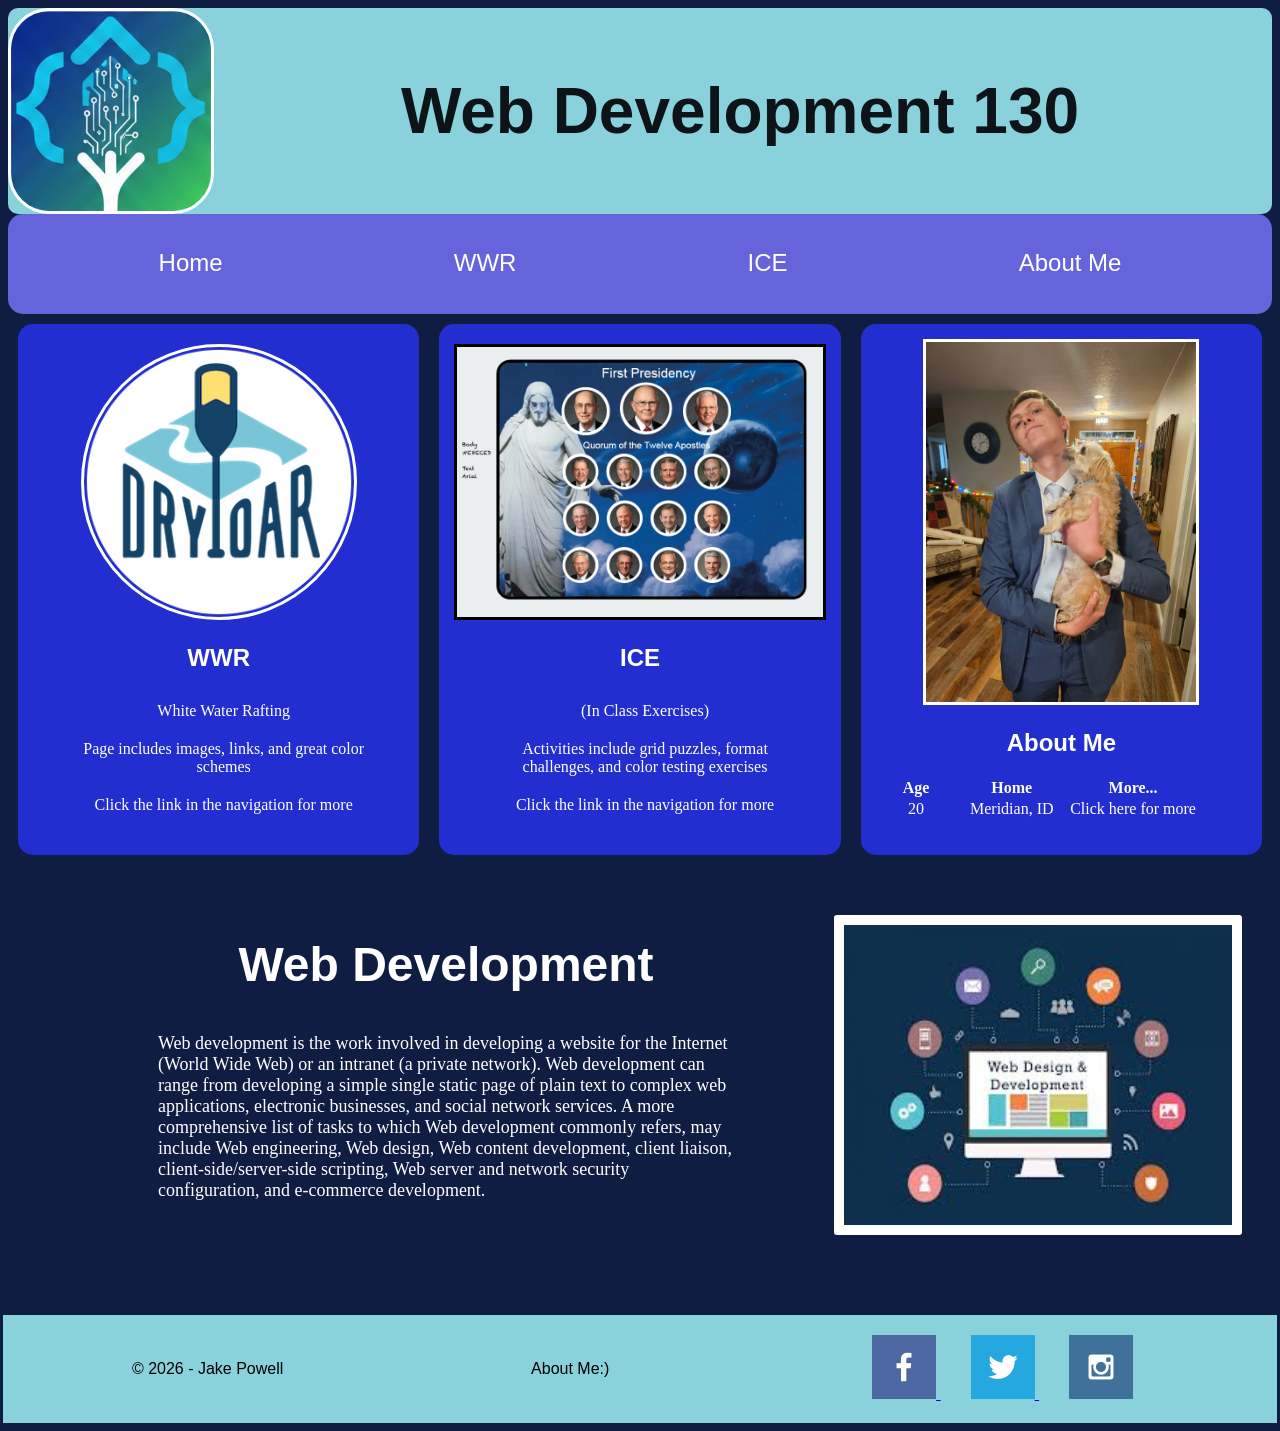
<file: index.html>
<!DOCTYPE html>
<html lang="en">
<head>
    <meta charset="UTF-8">
    <meta name="viewport" content="width=device-width, initial-scale=1.0">
    <title>Home Page</title>
    <link rel="stylesheet" href="style.css">
    <link rel="icon" href="home.images/Logo.png">
</head>
<body>
    <header>
        <img id="logo" src="home.images/Logo.png" alt="logo">
        <h1 class="class-name">Web Development 130</h1>
    </header>
    <nav>
        <ul>
            <li class="tabs"><a href="index.html" target="_blank">Home</a></li>
            <li class="tabs"><a href="wwr/index.html" target="_blank">WWR</a></li>
            <li class="tabs"><a href="ice.html" target="_blank">ICE</a></li>
            <li class="tabs"><a href="aboutme.html" target="_blank">About Me</a></li>
        </ul>
    </nav>
    <main>
        <div class="wwr">
            <img id="img-wwr" src="home.images/dryoarlogo.png" alt="WWR">
            <h2>WWR</h2>
            <ul>
                <li>White Water Rafting</li>
                <li>Page includes images, links, and great color schemes</li>
                <li>Click the link in the navigation for more</li>
            </ul>
        </div>
        <div class="ice">
            <img id="img-ice" src="home.images/ApostleSpotlight_Design.png">
            <h2>ICE</h2>
            <ul>
                <li>(In Class Exercises)</li>
                <li>Activities include grid puzzles, format challenges, and color testing exercises</li>
                <li>Click the link in the navigation for more</li>
            </ul>
        </div>
        <div class="about-me">
            <img id="img-me"src="home.images/aboutme.jpg">
            <h2>About Me</h2>
            <table id="about-me-table">
                <tr>
                    <th>Age</th>
                    <th>Home</th>
                    <th>More...</th>
                </tr>
                <tr>
                    <td>20</td>
                    <td>Meridian, ID</td>
                    <td><a href="aboutme.html">Click here for more</a></td>
                </tr>
            </table>
        </div>
    </main>
        <div class="web-dev">
            <H3 id="web-dev-t">Web Development</H3>
            <img id="web-dev-i" src="home.images/webdev.jpg" alt="web development">
            <p id="web-dev-p">Web development is the work involved in developing a website for the Internet (World Wide Web) or an intranet (a private network). Web development can range from developing a simple single static page of plain text to complex web applications, electronic businesses, and social network services. A more comprehensive list of tasks to which Web development commonly refers, may include Web engineering, Web design, Web content development, client liaison, client-side/server-side scripting, Web server and network security configuration, and e-commerce development.</p>
        </div>
    <footer>
        <p>&copy; 2026 - Jake Powell</p>
        <p ><a id="contact-f" href="aboutme.html">About Me:)</a></p>
        <div class="social">
            <a id="fb"  href="https://facebook.com" target="_blank">
                <img src="home.images/facebook.png" alt="fb icon">
            </a>
            <a id="tw" href="https://twitter.com" target="_blank">
                <img src="home.images/twitter.png" alt="twitter icon">
            </a>
            <a id="inst" href="https://instagram.com" target="_blank">
                <img src="home.images/instagram.png" alt="insta icon">
            </a>
        </div>
    </footer>
</body>
</html>
</file>
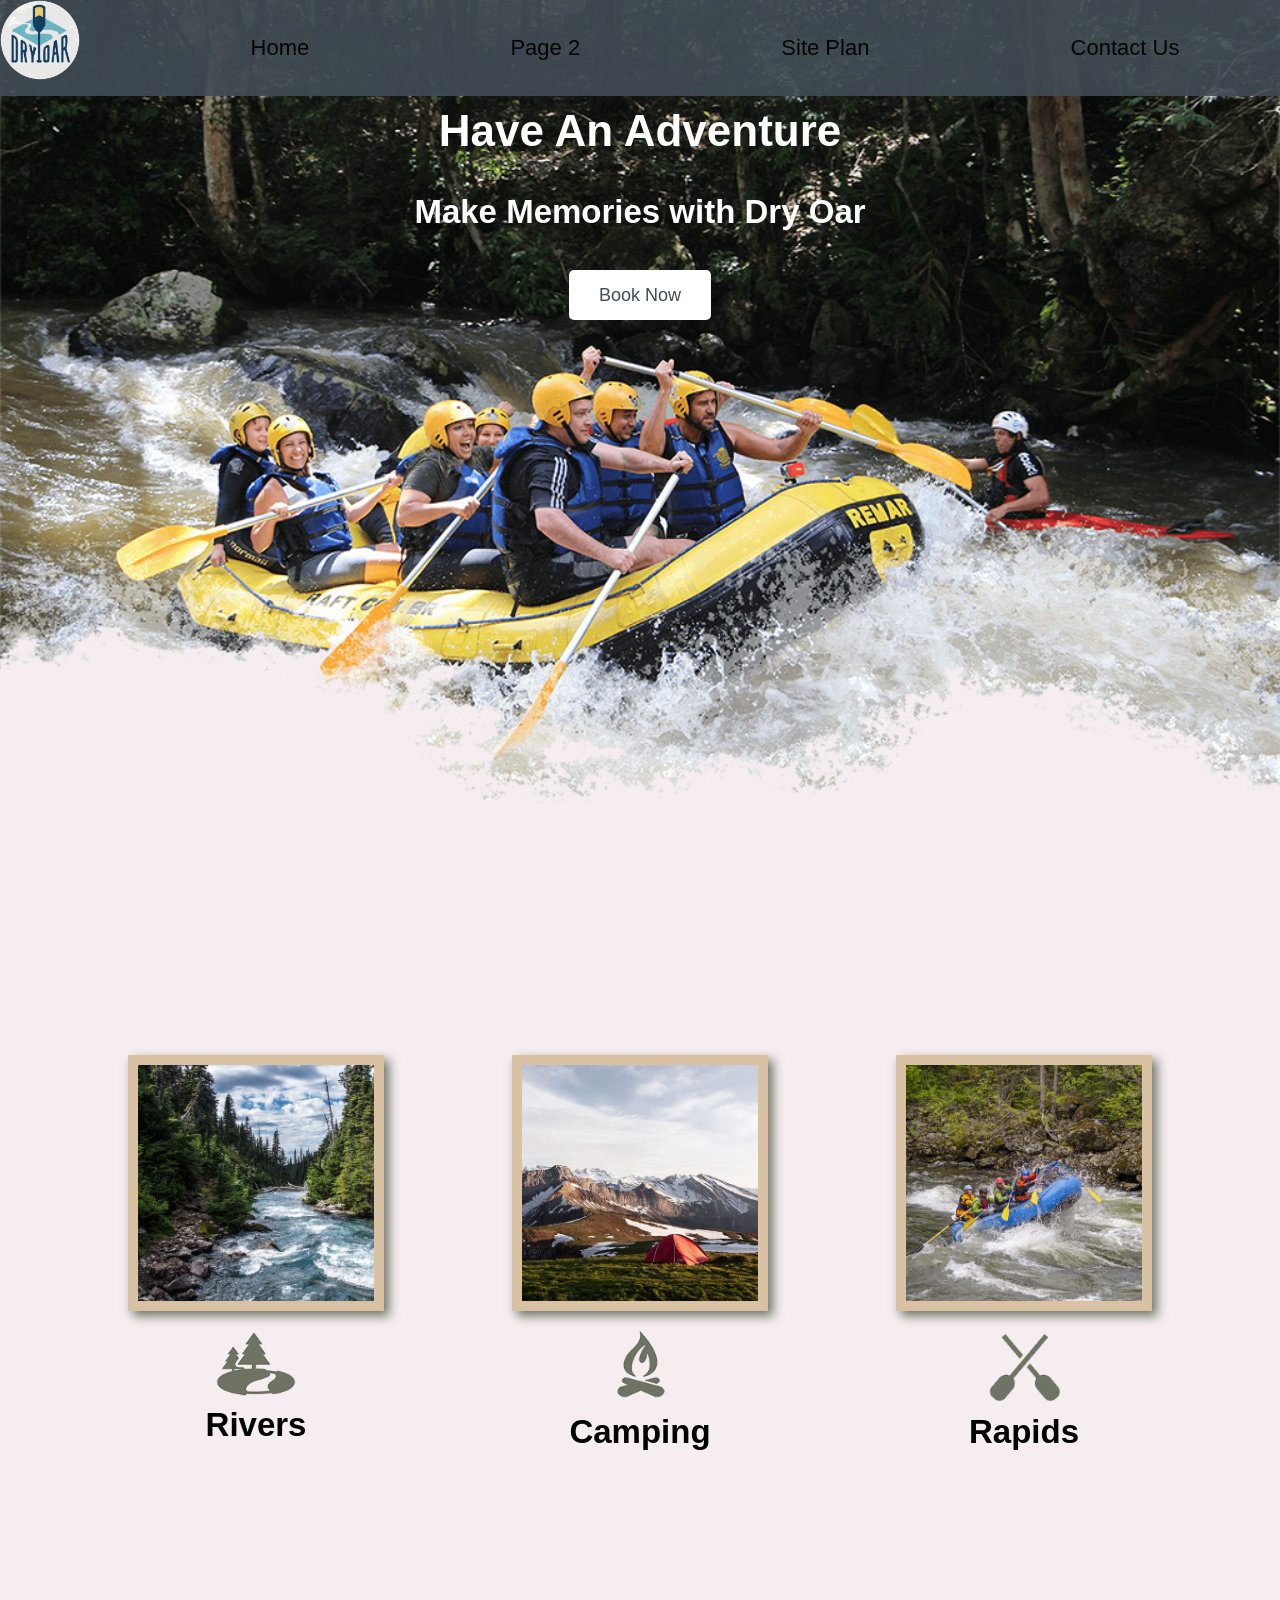
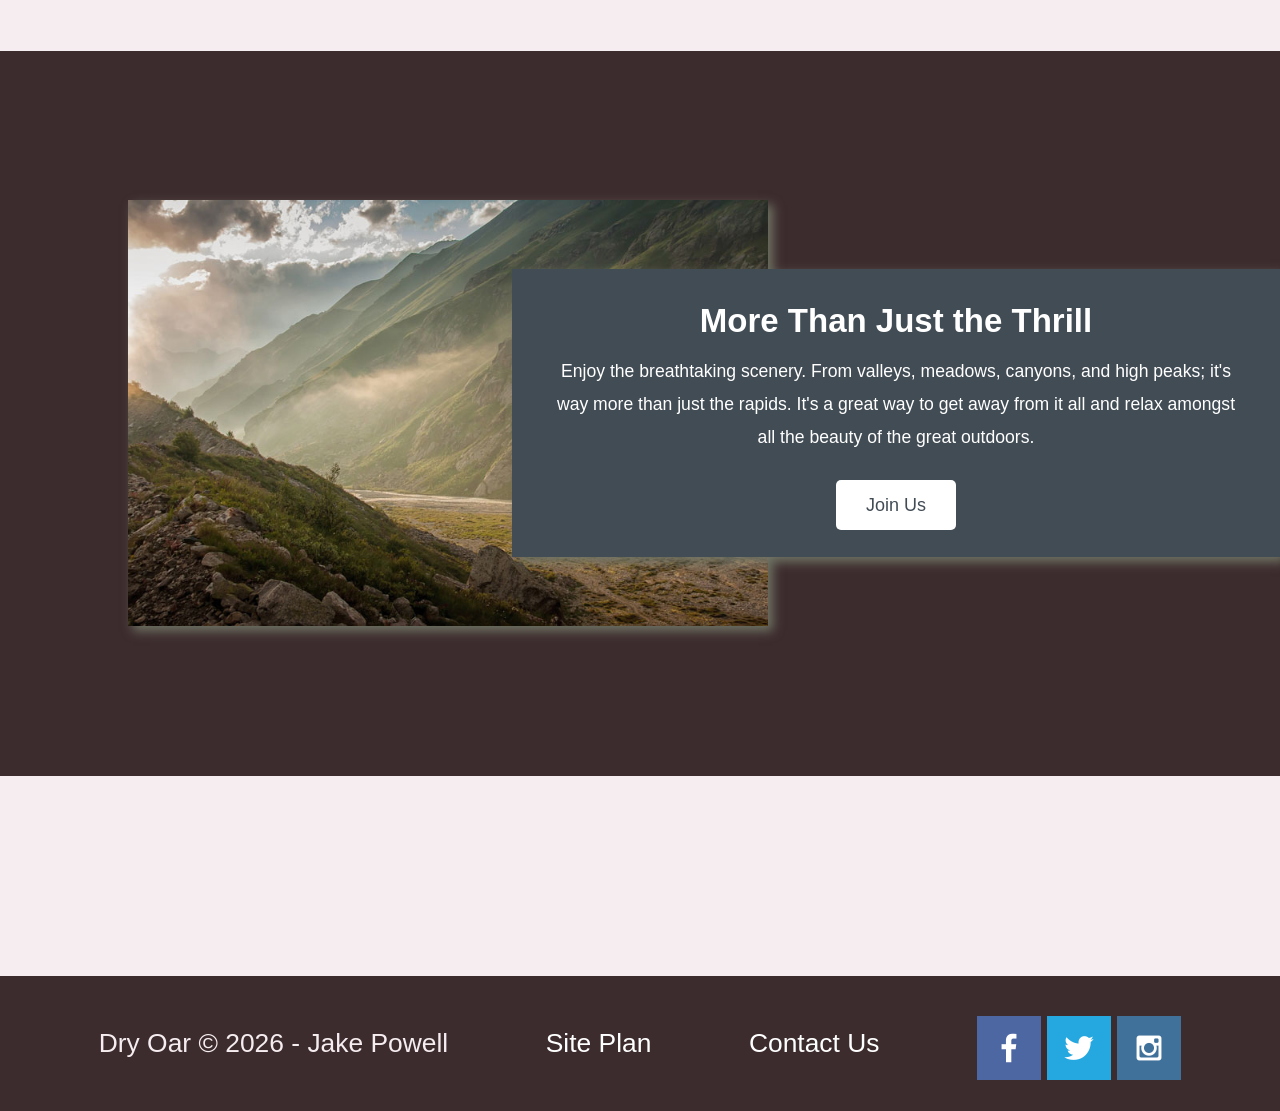
<file: wwr/index.html>
<!DOCTYPE html>
<html lang="en">
<head>
    <meta charset="UTF-8">
    <meta name="viewport" content="width=device-width, initial-scale=1.0">
    <title>Home</title>
    <link rel="stylesheet" href="styles/style.css">
</head>
<body>
    <div id="content">
    <header> 
        <a id= "logo_link" href="index.html">
            <img class="logo" src="./images/dryoarlogo.png" alt="Dry Oar Logo">
        </a>
        <nav>
            <a href="index.html">Home</a>
            <a href="#">Page 2</a>
            <a href="site-plan-rafting.html">Site Plan </a>
            <a href="contactus.html">Contact Us</a>
        </nav>
    </header>
    <div id="hero">
        <div id="hero-box">
        <img id="hero-img" src ="images/hero.png" alt="People enjoying white water rafting">
        </div>
    <section id="hero-msg">
        <h1 class="home-title">Have An Adventure</h1>
        <h2>Make Memories with Dry Oar </h2>
        <div class="button-box">
            <a class="book" href="rates.html">Book Now</a>
        </div>
    </section>
    </div>
    <main class="home-grid">
        <section class="rivers-card">
            <img class="card-img" src="images/rivers.jpg" alt="river in forest">
            <img class="icon" src="images/river_icon.png" alt="river icon">
            <h2>Rivers</h2>
        </section>
        <section class="camping-card">
            <img class="card-img" src="images/camping.jpg" alt="tent in mountain">
            <img class="icon" src="images/fire_icon.png" alt="fire icon">
            <h2>Camping</h2>
        </section>
        <section class="rapids-card">
            <img class="card-img" src="images/rapids.jpg" alt="rafting boat">
            <img class="icon" src="images/oars.png" alt="oars icon">
            <h2>Rapids</h2>
        </section>
        <div id="background"></div>
        <img class="mountains" src="images/mountains.jpg" alt="misty mountains">
        <section class="msg">
            <h2>More Than Just the Thrill</h2>
            <p>Enjoy the breathtaking scenery. From valleys, meadows, canyons, and high peaks; it's way more than just the rapids. It's a great way to get away from it all and relax amongst all the beauty of the great outdoors.</p>
            <a class="join" href="rivers.html">Join Us</a>
        </section>
    </main>
    <footer>
        <p>Dry Oar &copy; 2026 - Jake Powell</p>
        <p><a href="site-plan-rafting.html">Site Plan</a></p>
        <p><a href="contactus.html">Contact Us</a></p>
        <div class="social">
            <a   href="https://facebook.com" target="_blank">
                <img src="images/facebook.png" alt="fb icon">
            </a>
            <a href="https://twitter.com" target="_blank">
                <img src="images/twitter.png" alt="twitter icon">
            </a>
            <a href="https://instagram.com" target="_blank">
                <img src="images/instagram.png" alt="insta icon">
            </a>
        </div>
    </footer>
    </div>
</body>
</html>
</file>
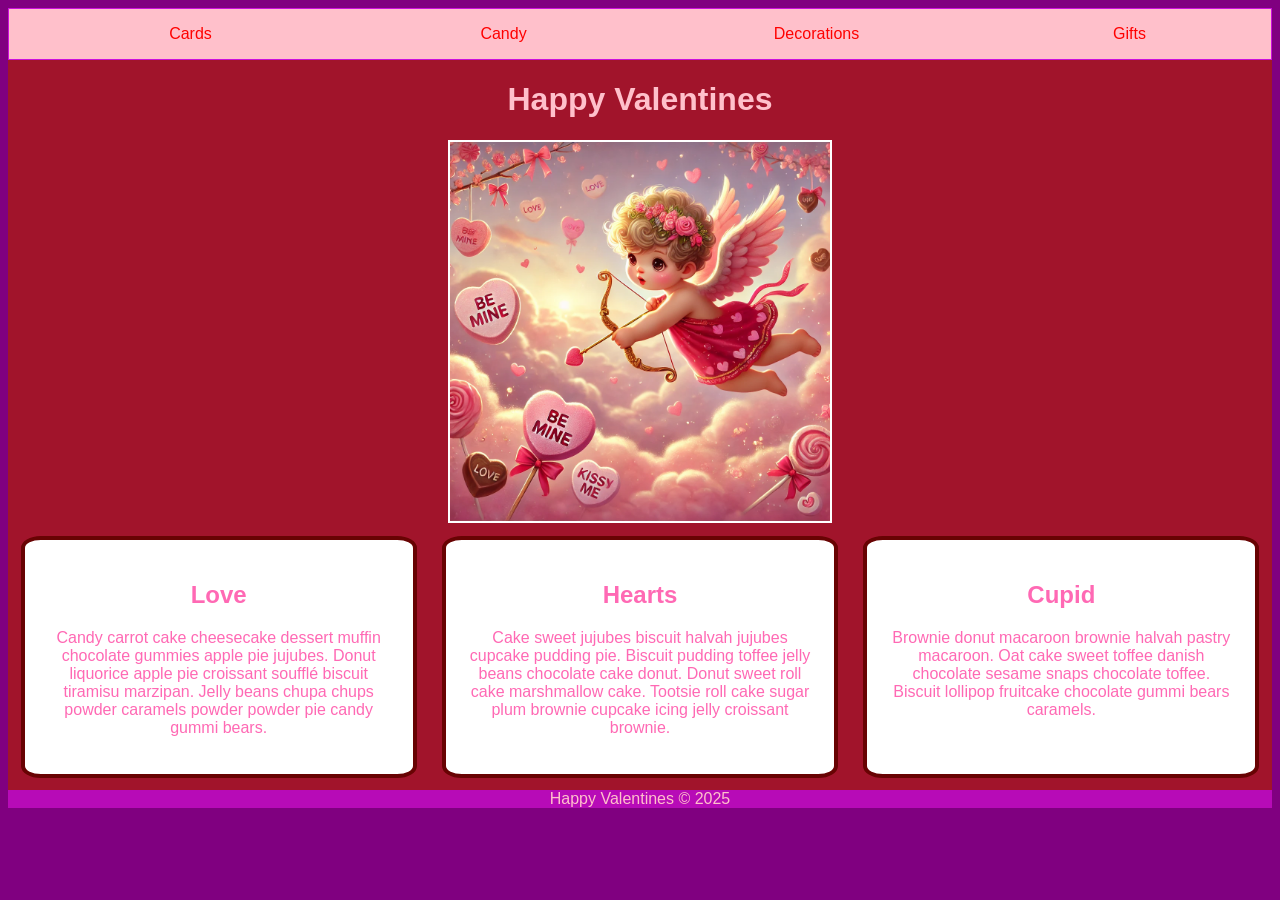
<file: ice/valentines/valentines/index.html>
<!DOCTYPE html>
<html lang="en">

<head>
    <meta charset="UTF-8">
    <meta name="viewport" content="width=device-width, initial-scale=1.0">
    <title>Happy Valentines Page</title>
    <link rel="stylesheet" href="styles/styles.css">
</head>

<body>
    <div id="wrapper">
        <header>
            <nav>
                <ul>
                    <li>Cards</li>
                    <li>Candy</li>
                    <li>Decorations</li>
                    <li>Gifts</li>
                </ul>
            </nav>
        </header>
        <main>
            <h1>Happy Valentines</h1>
            <img src="images/valentines.png">
            <section>
                <h2>Love</h2>
                <p>Candy carrot cake cheesecake dessert muffin chocolate gummies apple
                    pie jujubes. Donut liquorice apple pie croissant soufflé biscuit
                    tiramisu marzipan. Jelly beans chupa chups powder caramels powder
                    powder pie candy gummi bears. </p>
            </section>
            <section>
                <h2>Hearts</h2>
                <p>Cake sweet jujubes biscuit halvah jujubes cupcake pudding pie. Biscuit
                    pudding toffee jelly beans chocolate cake donut. Donut sweet roll cake
                    marshmallow cake. Tootsie roll cake sugar plum brownie cupcake icing
                    jelly croissant brownie.</p>
            </section>
            <section>
                <h2>Cupid</h2>
                <p>Brownie donut macaroon brownie halvah pastry macaroon. Oat cake sweet
                    toffee danish chocolate sesame snaps chocolate toffee. Biscuit lollipop
                    fruitcake chocolate gummi bears caramels.</p>
            </section>
        </main>
        <footer>
            Happy Valentines &copy; 2025
        </footer>
    </div>
</body>

</html>
</file>
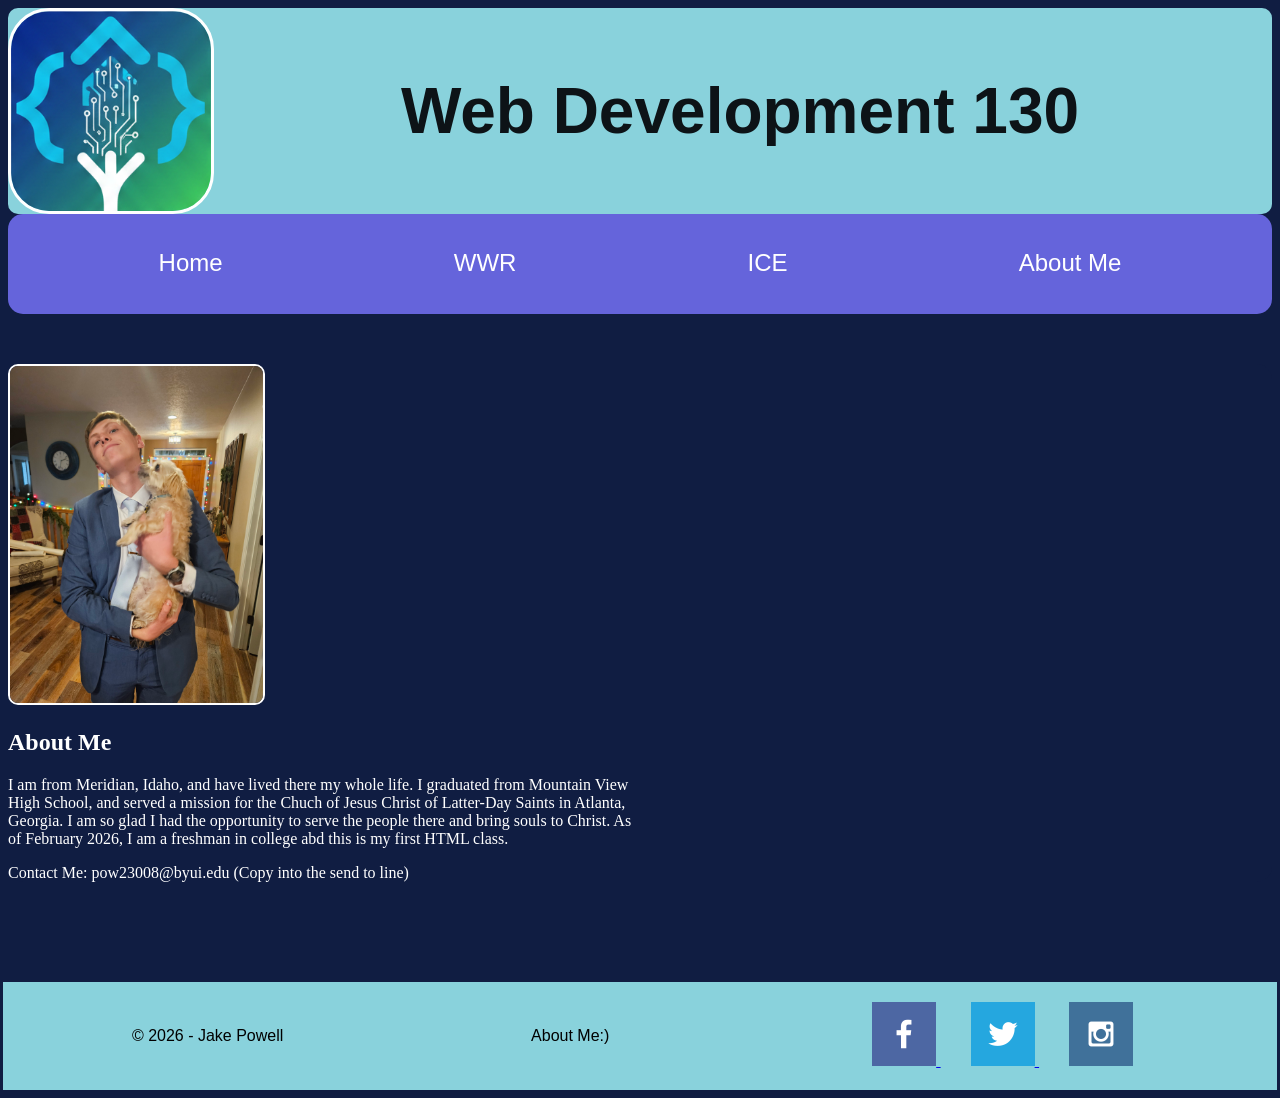
<file: aboutme.html>
<!DOCTYPE html>
<html lang="en">
<head>
    <meta charset="UTF-8">
    <meta name="viewport" content="width=device-width, initial-scale=1.0">
    <title>About Me</title>
    <link rel="stylesheet" href="style2.css">
    <link rel="icon" href="home.images/Logo.png">
</head>
<body>
    <header>
        <img id="logo" src="home.images/Logo.png" alt="logo">
        <h1 class="class-name">Web Development 130</h1>
    </header>
    <nav>
        <ul>
            <li class="tabs"><a href="index.html" target="_blank">Home</a></li>
            <li class="tabs"><a href="wwr/index.html" target="_blank">WWR</a></li>
            <li class="tabs"><a href="ice.html" target="_blank">ICE</a></li>
            <li class="tabs"><a href="aboutme.html" target="_blank">About Me</a></li>
        </ul>
    </nav>
    <main>
        <img src="home.images/aboutme.jpg">
        <h2>About Me</h2>
        <p>I am from Meridian, Idaho, and have lived there my whole life. I graduated from Mountain View High School, and served a mission for the Chuch of Jesus Christ of Latter-Day Saints in Atlanta, Georgia. I am so glad I had the opportunity to serve the people there and bring souls to Christ. As of February 2026, I am a freshman in college abd this is my first HTML class.</p>
        <p>Contact Me: pow23008@byui.edu (Copy into the send to line)</p>
    </main>
    <footer>
        <p>&copy; 2026 - Jake Powell</p>
        <p ><a id="contact-f" href="aboutme.html">About Me:)</a></p>
        <div class="social">
            <a id="fb"  href="https://facebook.com" target="_blank">
                <img src="home.images/facebook.png" alt="fb icon">
            </a>
            <a id="tw" href="https://twitter.com" target="_blank">
                <img src="home.images/twitter.png" alt="twitter icon">
            </a>
            <a id="inst" href="https://instagram.com" target="_blank">
                <img src="home.images/instagram.png" alt="insta icon">
            </a>
        </div>
    </footer>
</body>
</html>
</file>
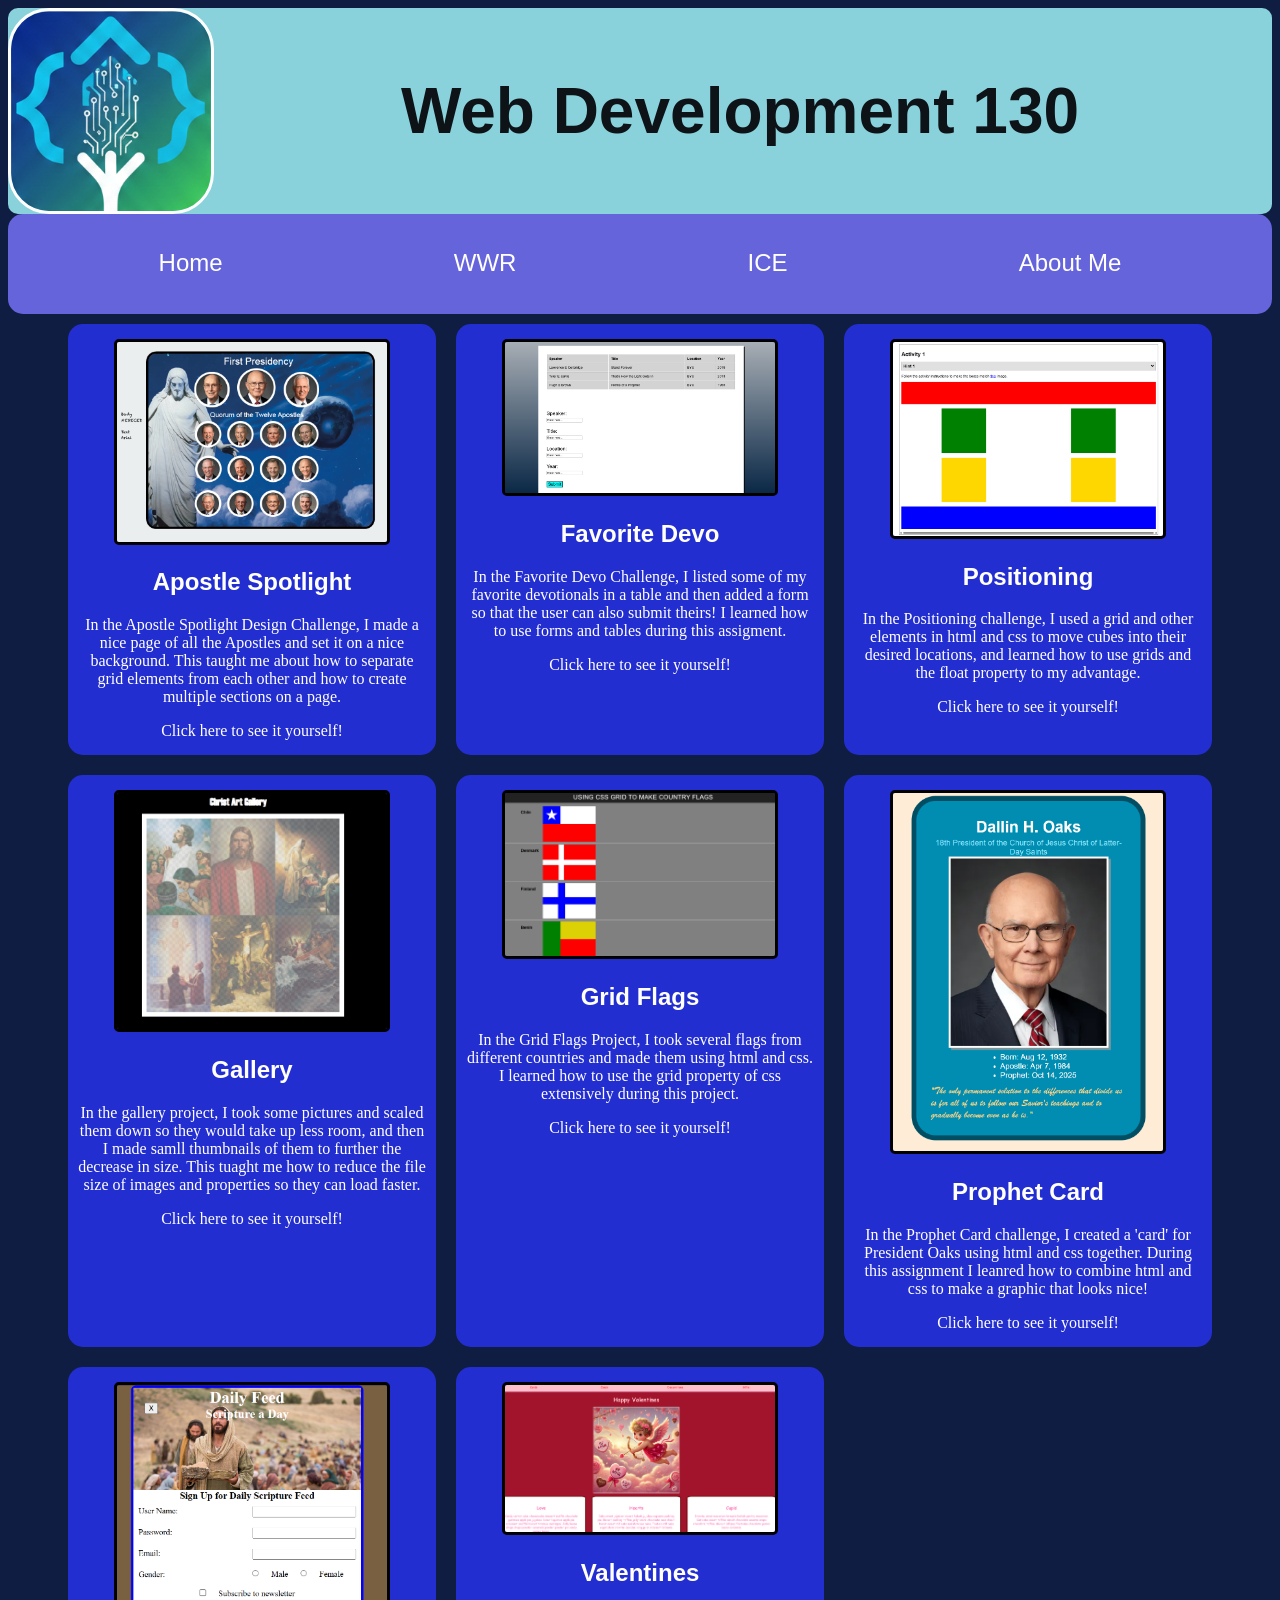
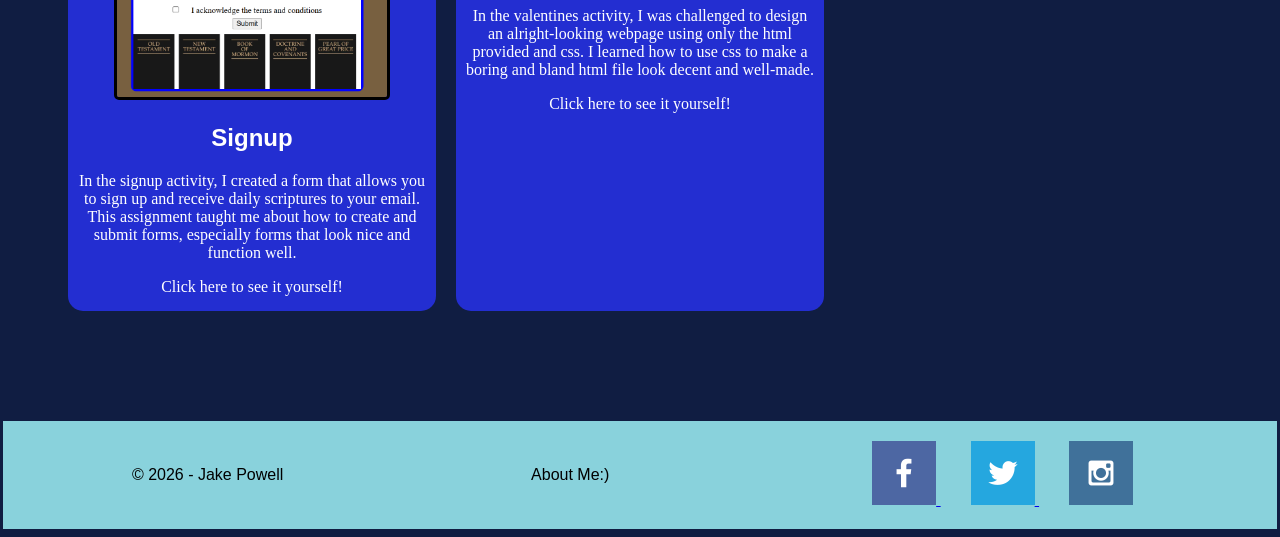
<file: ice.html>
<!DOCTYPE html>
<html lang="en">
<head>
    <meta charset="UTF-8">
    <meta name="viewport" content="width=device-width, initial-scale=1.0">
    <title>ICE</title>
    <link rel="stylesheet" href="style1.css">
    <link rel="icon" href="home.images/Logo.png">
</head>
<body>
    <header>
        <img id="logo" src="home.images/Logo.png" alt="logo">
        <h1 class="class-name">Web Development 130</h1>
    </header>
    <nav>
        <ul>
            <li class="tabs"><a href="index.html" target="_blank">Home</a></li>
            <li class="tabs"><a href="wwr/index.html" target="_blank">WWR</a></li>
            <li class="tabs"><a href="ice.html" target="_blank">ICE</a></li>
            <li class="tabs"><a href="aboutme.html" target="_blank">About Me</a></li>
        </ul>
    </nav>
    <main>
        <div class="subject">
            <img class="img" src="home.images/ApostleSpotlight_Design.png" alt="apostle spotlight"> 
            <h2>Apostle Spotlight</h2>
            <p>In the Apostle Spotlight Design Challenge, I made a nice page of all the Apostles and set it on a nice background. This taught me about how to separate grid elements from each other and how to create multiple sections on a page.</p>
            <a href="ice\apostle_spotlight\apostle_spotlight\apostles.html" target="_blank">Click here to see it yourself!</a>
        </div>
        <div class="subject">
            <img class="img" src="home.images/fav-devo.png">
            <h2>Favorite Devo</h2>
            <p>In the Favorite Devo Challenge, I listed some of my favorite devotionals in a table and then added a form so that the user can also submit theirs! I learned how to use forms and tables during this assigment.</p>
            <a href="ice\favorite_devo\favdevo.html" target="_blank">Click here to see it yourself!</a>
        </div>
        <div class="subject">
            <img class="img" src="home.images/positioning.png" >
            <h2>Positioning</h2>
            <p>In the Positioning challenge, I used a grid and other elements in html and css to move cubes into their desired locations, and learned how to use grids and the float property to my advantage.</p>
            <a href="ice\positioning\positioning\positioning.html" target="_blank">Click here to see it yourself!</a>
        </div>
        <div class="subject">
            <img class="img" src="home.images/gallery.png" >
            <h2>Gallery</h2>
            <p>In the gallery project, I took some pictures and scaled them down so they would take up less room, and then I made samll thumbnails of them to further the decrease in size. This tuaght me how to reduce the file size of images and properties so they can load faster.</p>
            <a href="ice\gallery\gallery\gallery.html" target="_blank">Click here to see it yourself!</a>
        </div>
        <div class="subject">
            <img class="img" src="home.images/flags.png" >
            <h2>Grid Flags</h2>
            <p>In the Grid Flags Project, I took several flags from different countries and made them using html and css. I learned how to use the grid property of css extensively during this project.</p>
            <a href="ice\grid_flags\grid_flags\flags.html" target="_blank">Click here to see it yourself!</a>
        </div>
        <div class="subject">
            <img class="img" src="home.images/prophet-card.png" > 
            <h2>Prophet Card</h2>
            <p>In the Prophet Card challenge, I created a 'card' for President Oaks using html and css together. During this assignment I leanred how to combine html and css to make a graphic that looks nice!</p>
            <a href="ice\prophet_cards\prophet_cards\oaks.html" target="_blank">Click here to see it yourself!</a>
        </div>
        <div class="subject">
            <img class="img" src="home.images/signup.png" >
            <h2>Signup</h2>
            <p>In the signup activity, I created a form that allows you to sign up and receive daily scriptures to your email. This assignment taught me about how to create and submit forms, especially forms that look nice and function well.</p>
            <a href="ice\signup\signup.html" target="_blank">Click here to see it yourself!</a>
        </div>
        <div class="subject">
            <img class="img" src="home.images/valentines.png">
            <h2>Valentines</h2>
            <p>In the valentines activity, I was challenged to design an alright-looking webpage using only the html provided and css. I learned how to use css to make a boring and bland html file look decent and well-made.</p>
            <a href="ice\valentines\valentines\index.html" target="_blank">Click here to see it yourself!</a>
        </div>
    </main>
    <footer>
        <p>&copy; 2026 - Jake Powell</p>
        <p ><a id="contact-f" href="aboutme.html">About Me:)</a></p>
        <div class="social">
            <a id="fb"  href="https://facebook.com" target="_blank">
                <img src="home.images/facebook.png" alt="fb icon">
            </a>
            <a id="tw" href="https://twitter.com" target="_blank">
                <img src="home.images/twitter.png" alt="twitter icon">
            </a>
            <a id="inst" href="https://instagram.com" target="_blank">
                <img src="home.images/instagram.png" alt="insta icon">
            </a>
        </div>
    </footer>
</body>
</html>
</file>
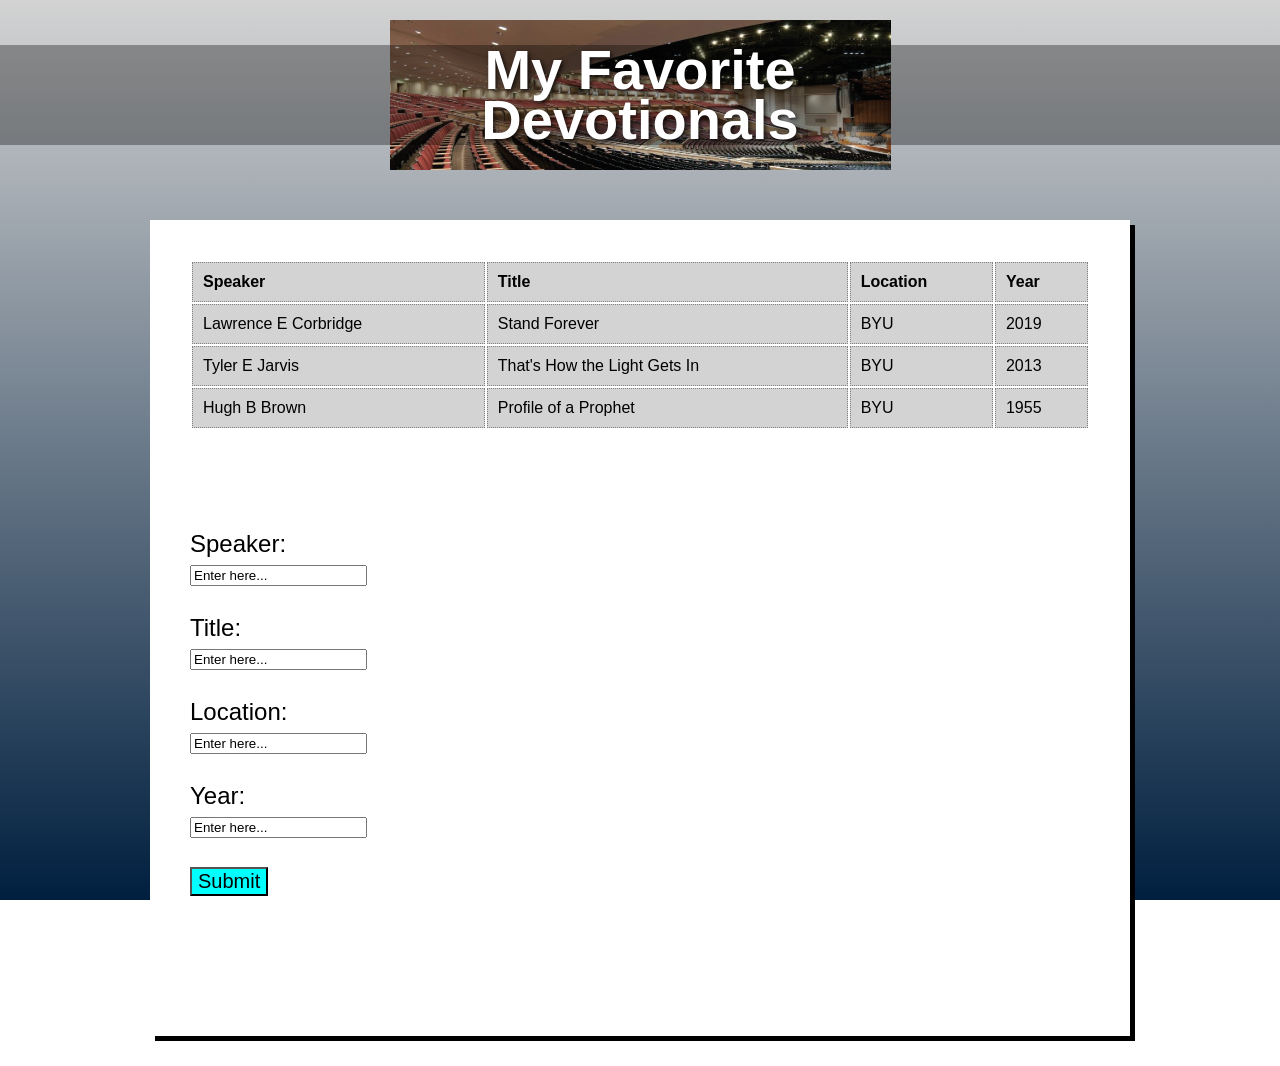
<file: ice/favorite_devo/favdevo.html>
<!--
Author: Jake Powell
Class: WDD130
Copyright date: 2/9/2026

Sources: speeches.byu.edu
https://alveyworld.github.io/wdd130/activities/week06/ice-favorite_devo.html





-->

<!DOCTYPE html>
<html lang="en">
<head>
  <meta charset="UTF-8" />
  <meta name="viewport" content="width=device-width, initial-scale=1.0"/>
  <title>My Favorite Devotionals</title>
  <link rel="stylesheet" href="styles/styles.css" />
</head>
<body>
  <div class="container">
    <header class="header">
      <div class="header-image">
        <h1>My Favorite<br>Devotionals</h1>
      </div>
    </header>
    <main>
      <div class="content-box">
        <!-- Add your devotional content here -->
         <table class="devo-table">
          <tr>
            <th>Speaker</th>
            <th>Title</th>
            <th>Location</th>
            <th>Year</th>
          </tr>
          <tr>
            <td>Lawrence E Corbridge</td>
            <td>Stand Forever</td>
            <td>BYU</td>
            <td>2019</td>
          </tr>
          <tr>
            <td>Tyler E Jarvis</td>
            <td>That's How the Light Gets In</td>
            <td>BYU</td>
            <td>2013</td>
          </tr>
          <tr>
            <td>Hugh B Brown</td>
            <td>Profile of a Prophet</td>
            <td>BYU</td>
            <td>1955</td>
          </tr>
         </table>
         <form class="form-table">
          <label>Speaker:</label><br>
          <input type="text" value="Enter here..."><br><br>
          <label>Title:</label><br>
          <input type="text" value="Enter here..."><br><Br>
          <label>Location:</label><br>
          <input type="text" value="Enter here..."><br><br>
          <label>Year:</label><br>
          <input type="text" value="Enter here..."><br><br>
          <input class="button" type="submit" value="Submit">
         </form>
      </div>
    </main>
  </div>
</body>
</html>
</file>
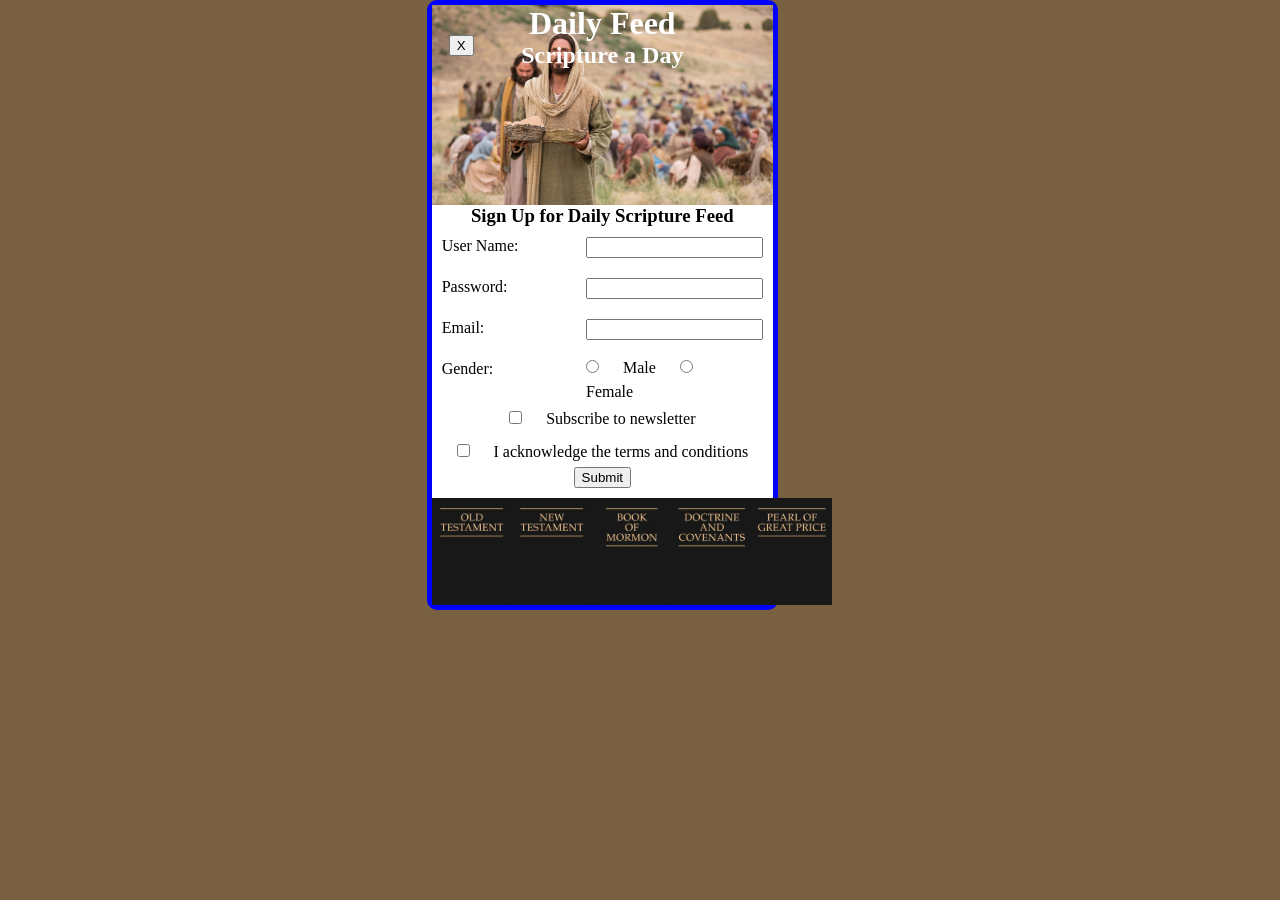
<file: ice/signup/signup.html>
<!DOCTYPE html>
<html lang="en">

<head>
    <meta charset="UTF-8">
    <meta name="viewport" content="width=device-width, initial-scale=1.0">
    <title>Daily Feed Sign Up</title>
    <link rel="stylesheet" href="style.css">
    <style>
        * {
            margin: 0;
        }
    </style>




</head>

<body>
    <div id="formContainer">
        <div id="title">
            <h1>Daily Feed</h1>
            <h2>Scripture a Day</h2>
        </div>
        <form id="myForm">
            <h3>Sign Up for Daily Scripture Feed</h3>
            <button type="button" id="closeBtn">X</button>
            <label for="username">User Name:</label>
            <input type="text" id="username" name="username" required>

            <label for="password">Password:</label>
            <input type="password" id="password" name="password" required>

            <label for="email">Email:</label>
            <input type="email" id="email" name="email" required>

            <label>Gender:</label>
            <div>
                <input type="radio" id="male" name="gender" value="male" required>
                <label for="male">Male</label>
                <input type="radio" id="female" name="gender" value="female" required>
                <label for="female">Female</label>
            </div>

            <section id="subscribe">
                <input type="checkbox" id="newsletter" name="newsletter">
                <label for="newsletter">Subscribe to newsletter</label>
            </section>

            <section id="conditions">
                <input type="checkbox" id="conditions" name="conditions" required>
                <label for="conditions">I acknowledge the terms and conditions</label>
            </section>

            <section id="submit">
                <button type="submit">Submit</button>
            </section>
            <section id="scriptures">
                <img src="images/old_testament.webp">
                <img src="images/new_testament.webp">
                <img src="images/book_of_mormon.webp">
                <img src="images/doctrine_and_covenants.webp">
                <img src="images/pearl_of_great_price.webp">
            </section>
        </form>
    </div>

    <div id="output"></div>

    <script>
        // Here is some Javascript to start looking forward to wdd131
        document.getElementById("closeBtn").addEventListener("click", function () {
            document.getElementById("formContainer").style.display = "none";
         });
        const form = document.getElementById('myForm');
        const output = document.getElementById('output');

        form.addEventListener('submit', function (event) {
            event.preventDefault(); // Stop form from actually submitting

            const formData = new FormData(form);
            const entries = [];

            for (const [key, value] of formData.entries()) {
                if (key == "password") {
                    entries.push(`<strong>${key}</strong>: ${value} (you should probably encrypt the password)`);
                } else {
                    entries.push(`<strong>${key}</strong>: ${value}`);
                }
            }

            output.innerHTML = `
            <br>  
            <h3>Here is the data that would be sent to the server:</h3>
            <ul>
                ${entries.map(item => `<li>${item}</li>`).join('')}
            </ul>
            `;
                });
    </script>

</body>

</html>
</file>
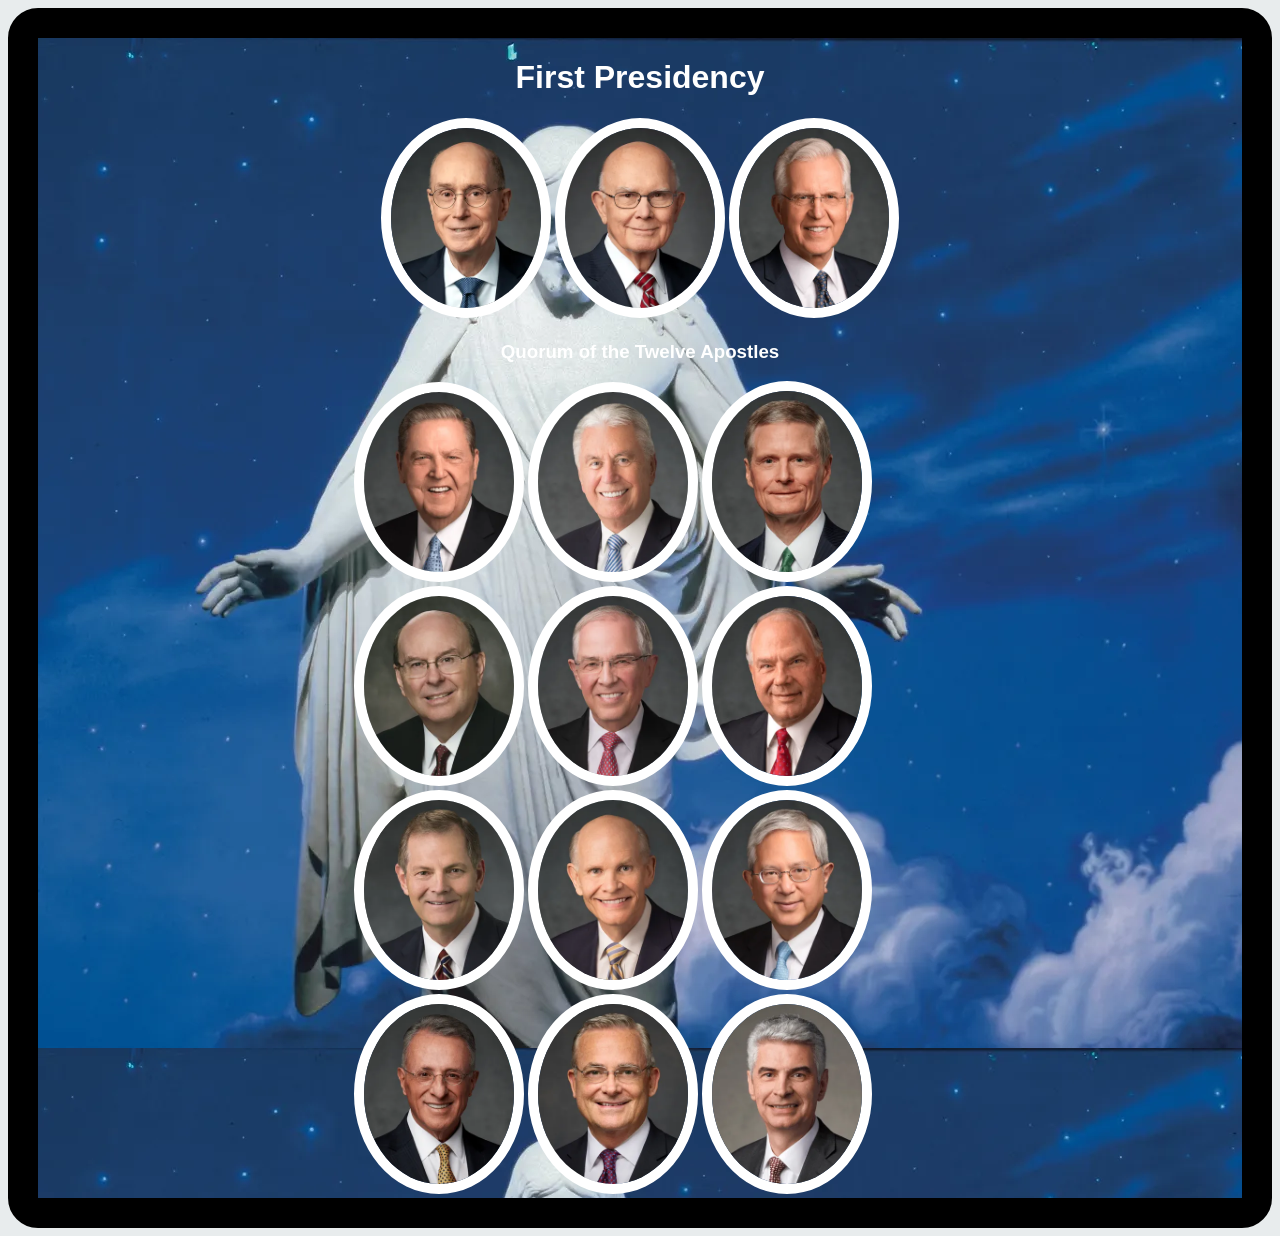
<file: ice/apostle_spotlight/apostle_spotlight/apostles.html>
<!DOCTYPE html>
<html lang="en">
<head>
    <meta charset="UTF-8">
    <meta name="viewport" content="width=device-width, initial-scale=1.0">
    <title>Apostles Spotlights</title>
    <style>
        /* Insert styles here */
        body {
            background-color: #E8ECED;
        }
        main {
            background-image: url(images/christus.webp);
            width: 1fr;
            border: 30px solid black;
            border-radius: 30px;
            padding: 0 25%;
            display:grid;
        }
        .title {
            font-family: Arial, sans-serif;
            justify-content: center;  
            color: white;
        }
        .sub-title {
            font-family: Arial, sans-serif;
            color: white;
            text-align: center;
        }
        #first {
            display: inline;
            margin: auto;
            text-align: center;
        }
        #q {
            margin: auto;
            padding: 0 300px;
        }
        .image {
            border: 10px solid white;
            border-radius: 50%;
            width: 150px;
            justify-content: center;
            grid-column: 1fr;
        }
        .image:hover{
            border: 10px solid black;
            border-radius: 50%;
            width: 150px;
            justify-content: center;
            grid-column: 1fr;
        }
    </style>
</head>
<body>
    <!-- Insert HTML elements here -->
    <main>
        <first-presidency id="first">
            <h1 class="title">First Presidency</h1>
            <img class="image" id="eyring" src="images/eyring.webp" alt="President Henry B Eyring">
            <img class="image" src="images/oaks.webp" alt="President Dallin H Oaks">
            <img class="image" src="images/christofferson.webp" alt="President D Todd Christofferson">
        </first-presidency>
        <q12 class="q">
            <h3 class="sub-title">Quorum of the Twelve Apostles</h3>
            <img class="image" src="images/holland.webp" alt="President Jeffrey R Holland">
            <img class="image" src="images/uchtdorf.webp" alt="uchtdorf">
            <img class="image" src="images/bednar.webp" alt="bednar">
            <img class="image" src="images/cook.webp" alt="cook">
            <img class="image" src="images/anderson.webp" alt="andersen">
            <img class="image" src="images/rasband.webp" alt="rasband">
            <img class="image" src= "images/stevenson.webp" alt="stevenson">
            <img class="image" src="images/renlund.webp" alt="renlund">
            <img class="image" src="images/gong.webp" alt="gong">
            <img class="image" src="images/soares.webp" alt="soares">
            <img class="image" src="images/kearon.webp" alt="kearon">
            <img class="image" src="images/causse.webp" alt="kearon">
        </q12>
     </main>
</body>
</html>
</file>
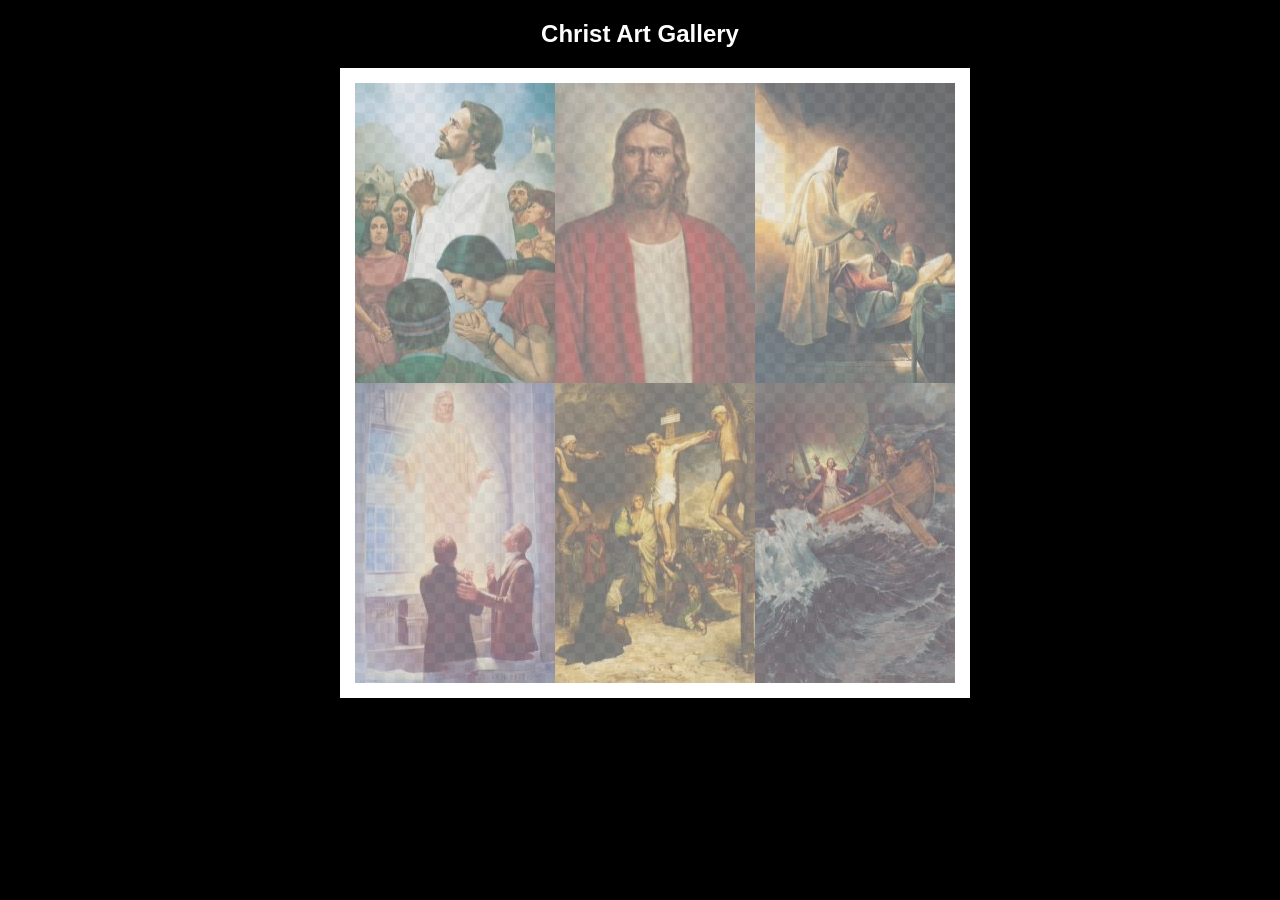
<file: ice/gallery/gallery/gallery.html>
<!DOCTYPE html>
<html lang="en">
<head>
    <meta charset="UTF-8">
    <meta name="viewport" content="width=device-width, initial-scale=1.0">
    <title>Images of Christ</title>
    <style>
        body {
            background: black;
        }
        #wrapper{
            width: 600px;
            margin: 0 auto;
        }
        nav {
            color: white;
            text-align: center;
            font-family: Haettenschweiler, 'Arial Narrow Bold', sans-serif;
        }
        #gallery{
            display: grid;
            grid-template-columns: 200px 200px 200px;
            border: 15px solid rgb(255, 255, 255);
            width: 100%;
            background-color: #ddd;
            background-image:
                linear-gradient(45deg, #ccc 26%, transparent 26%), 
                linear-gradient(135deg, #ccc 26%, transparent 26%),
                linear-gradient(45deg, transparent 75%, #ccc 75%),
                linear-gradient(135deg, transparent 75%, #ccc 75%);
            background-size: 20px 20px; /* Must be a square */
            background-position: 0 0, 10px 0, 10px -10px, 0px 10px; 
            
        }
        #gallery a {
            cursor: url('images/christus.png'), pointer;
        }
        #gallery img {
            /* make a thumbnail of the image that is 200x300 
               instead of using width and height here to help the page load faster */
            width: 200px; 
            height: 300px;

            opacity:50%;
            display:block;
        }
        #gallery img:hover{
            opacity: 100%;
        }
    </style>
</head>
<body>
    <div id="wrapper">
        <nav>
            <h1>Christ Art Gallery</h1>
        </nav>
        <main>
            <div id="gallery">
                <a href="images/big/img1.jpg"><img src="images/small/img1.png" alt="huge file size" ></a>
                <a href="images/big/img2.jpg"><img src="images/small/img2.png" alt="huge file size" ></a>
                <a href="images/big/img3.jpg"><img src="images/small/img3.png" alt="huge file size" ></a>
                <a href="images/big/img4.jpg"><img src="images/small/img4.png" alt="huge file size" ></a>
                <a href="images/big/img5.jpg"><img src="images/small/img5.png" alt="huge file size" ></a>
                <a href="images/big/img6.jpg"><img src="images/small/img6.png" alt="huge file size" ></a>
            </div>
        </main>
    </div>
</body>
</html>
</file>
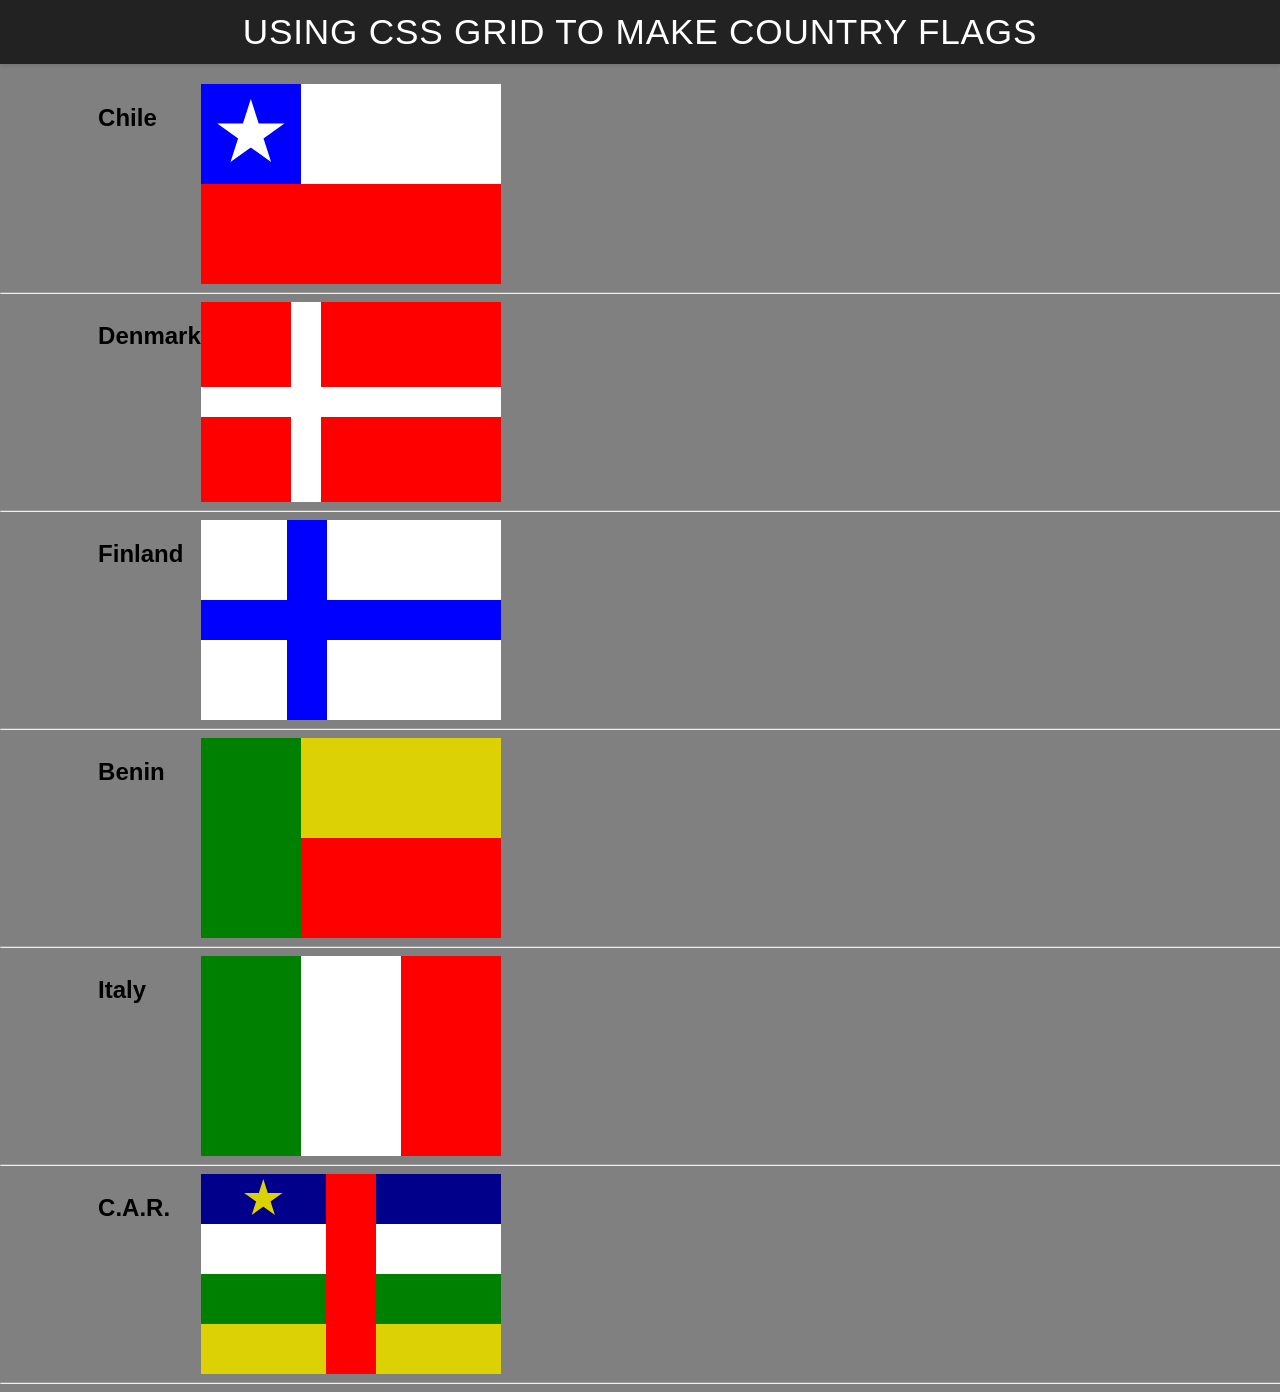
<file: ice/grid_flags/grid_flags/flags.html>
<!DOCTYPE html>
<html lang="en">


<!--
Author: Jake Powell
2/17/26
Sources:
https://alveyworld.github.io/wdd130/activities/week07/ice-country_flags.html

-->
<head>
    <meta charset="UTF-8">
    <meta name="viewport" content="width=device-width, initial-scale=1.0">
    <title>Flag</title>
    <style>
        body {
            margin: 0;
            font-family: 'Helvetica Neue', sans-serif;
            background-color: gray;
        }

        header {
            background-color: #222;
            color: #fff;
            padding: 0.75rem 1.5rem;
            display: flex;
            align-items: center;
            justify-content: center;
            font-size: 1.1rem;
            letter-spacing: 0.05rem;
            text-transform: uppercase;
            box-shadow: 0 2px 4px rgba(0, 0, 0, 0.1);
        }

        header h1 {
            margin: 0;
            font-weight: 400;
        }
        main {
            display: grid;
            grid-template-columns: .1fr .1fr 1fr .1fr;
            margin-top: 20px;
        }
        hr {
            width: 100%;
            grid-column: 1 / 5;
        }
        h2 {
            grid-column: 2/3;
        }

        #blue {
            background: blue;
            grid-column: 1 / 2;
            display: grid;
            align-items: center;
            justify-items: center;
        }

        #white {
            background: white;
            grid-column: 2 / 4;
        }

        #red {
            background: red;
            grid-column: 1 / 4;
        }

        #chile {
            display: grid;
            grid-template-columns: 1fr 1fr 1fr;
            grid-template-rows: 1fr 1fr;
            height: 200px;
            width: 300px;
        }
        #chile:hover {
            transform: scale(1.1);
            box-shadow: 5px 5px rgb(70, 70, 70);
        }
        .star {
            width: 70px;
            aspect-ratio: 1;
            background: white;
            clip-path: polygon(50% 0, 79% 90%, 2% 35%, 98% 35%, 21% 90%);
        }

        #denmark {
            display: grid;
            grid-template-columns: 1fr 30px 1fr 1fr;
            grid-template-rows:1fr 30px 1fr;
            height: 200px;
            width: 300px;
            background: white;
        }
        #denmark:hover {
            transform: scale(1.1);
            box-shadow: 5px 5px rgb(70, 70, 70);
        }
        #dred1 {
            background: red;
            grid-column: 1/2;
        }

        #dred2 {
            background: red;
            grid-column: 3/5;
        }

        #dred3 {
            background: red;
            grid-column: 1/2;
            grid-row: 3/4;
        }

        #dred4 {
            background:red;
            grid-column: 3/5;
            grid-row: 3/4;
        }

        #finland {
            display: grid;
            grid-template-columns: 1fr 40px 1fr 1fr;
            grid-template-rows:1fr 40px 1fr;
            height: 200px;
            width: 300px;
            background: blue;
        }
        #finland:hover {
            transform: scale(1.1);
            box-shadow: 5px 5px rgb(70, 70, 70);
        }
        #fwhite1 {
            background: white;
            grid-column: 1/2;
        }

        #fwhite2 {
            background: white;
            grid-column: 3/5;
        }

        #fwhite3 {
            background: white;
            grid-column: 1/2;
            grid-row: 3/4;
        }

        #fwhite4 {
            background:white;
            grid-column: 3/5;
            grid-row: 3/4;
        }

        #benin {
            display: grid;
            grid-template-columns: 1fr 1fr 1fr;
            grid-template-rows:1fr 1fr;
            height: 200px;
            width: 300px;
        }
        #benin:hover {
            transform: scale(1.1);
            box-shadow: 5px 5px rgb(70, 70, 70);
        }
        #bgreen {
            background: green;
            grid-column: 1/2;
            grid-row: 1/3;
        }

        #byellow {
            background: rgb(220, 209, 4);
            grid-column: 2/4;
        }

        #bred {
            background: red;
            grid-column: 2/4;
        }

        #italy {
            display: grid;
            grid-template-columns: 1fr 1fr 1fr;
            height: 200px;
            width: 300px;
        }
        #italy:hover {
            transform: scale(1.1);
            box-shadow: 5px 5px rgb(70, 70, 70);
        }
        #ired {
            background: red;
            grid-column: 3/4;
        }

        #iwhite {
            background: white;
            grid-column: 2/3;
        }

        #igreen {
            background: green;
            grid-column: 1/2;
        }

        #car {
            display: grid;
            grid-template-columns: 1fr 50px 1fr;
            grid-template-rows: repeat(4, 1fr);
            height: 200px;
            width: 300px;
            background: red;
        }
        #car:hover {
            transform: scale(1.1);
            box-shadow: 5px 5px rgb(70, 70, 70);
        }
        #cblue1 {
            background: darkblue;
            grid-column: 1/2;
        }

        #star2 {
            width: 40px;
            aspect-ratio: 1;
            background: rgb(220, 209, 4);
            margin: 5px auto;
            clip-path: polygon(50% 0, 79% 90%, 2% 35%, 98% 35%, 21% 90%);
        }

        #cblue2 {
            background: darkblue;
            grid-column: 3/4;
        }

        #cwhite1 {
            grid-column: 1/2;
            background: white;
        }

        #cwhite2 {
            grid-column: 3/4;
            background: white;
        }

        #cgreen1 {
            background: green;
            grid-column: 1/2;
        }

        #cgreen2 {
            background: green;
            grid-column: 3/4;
        }

        #cyellow1 {
            grid-column: 1/2;
            background: rgb(220, 209, 4);
        }

        #cyellow2 {
            grid-column: 3/4;
            background: rgb(220, 209, 4);
        }
    </style>
</head>

<body>
    <header>
        <h1>Using CSS Grid to make Country Flags</h1>
    </header>
    <main>
        <h2>Chile</h2>
        <div id="chile">
            <div id="blue">
                <div class="star"></div>
            </div>
            <div id="white"></div>
            <div id="red"></div>
        </div>
        <hr>

        <h2>Denmark</h2>
        <div id="denmark">
            <div id="dred1"></div>
            <div id="dred2"></div>
            <div id="dred3"></div>
            <div id="dred4"></div>
        </div>
        <hr>

        <h2>Finland</h2>
        <div id="finland">
            <div id="fwhite1"></div>
            <div id="fwhite2"></div>
            <div id="fwhite3"></div>
            <div id="fwhite4"></div>
        </div>
        <hr>

        <h2>Benin</h2>
        <div id="benin">
            <div id="bgreen"></div>
            <div id="byellow"></div>
            <div id="bred"></div>
        </div>
        <hr>

        <h2>Italy</h2>
        <div id="italy">
            <div id="igreen"></div>
            <div id="iwhite"></div>
            <div id="ired"></div>
        </div>
        <hr>

        <h2>C.A.R.</h2>
        <div id="car">
            <div id="cblue1">
                <div id="star2"></div>
            </div>
            <div id="cblue2"></div>
            <div id="cwhite1"></div>
            <div id="cwhite2"></div>
            <div id="cgreen1"></div>
            <div id="cgreen2"></div>
            <div id="cyellow1"></div>
            <div id="cyellow2"></div>
        </div>
        <hr>
    </main>
</body>

</html>
</file>
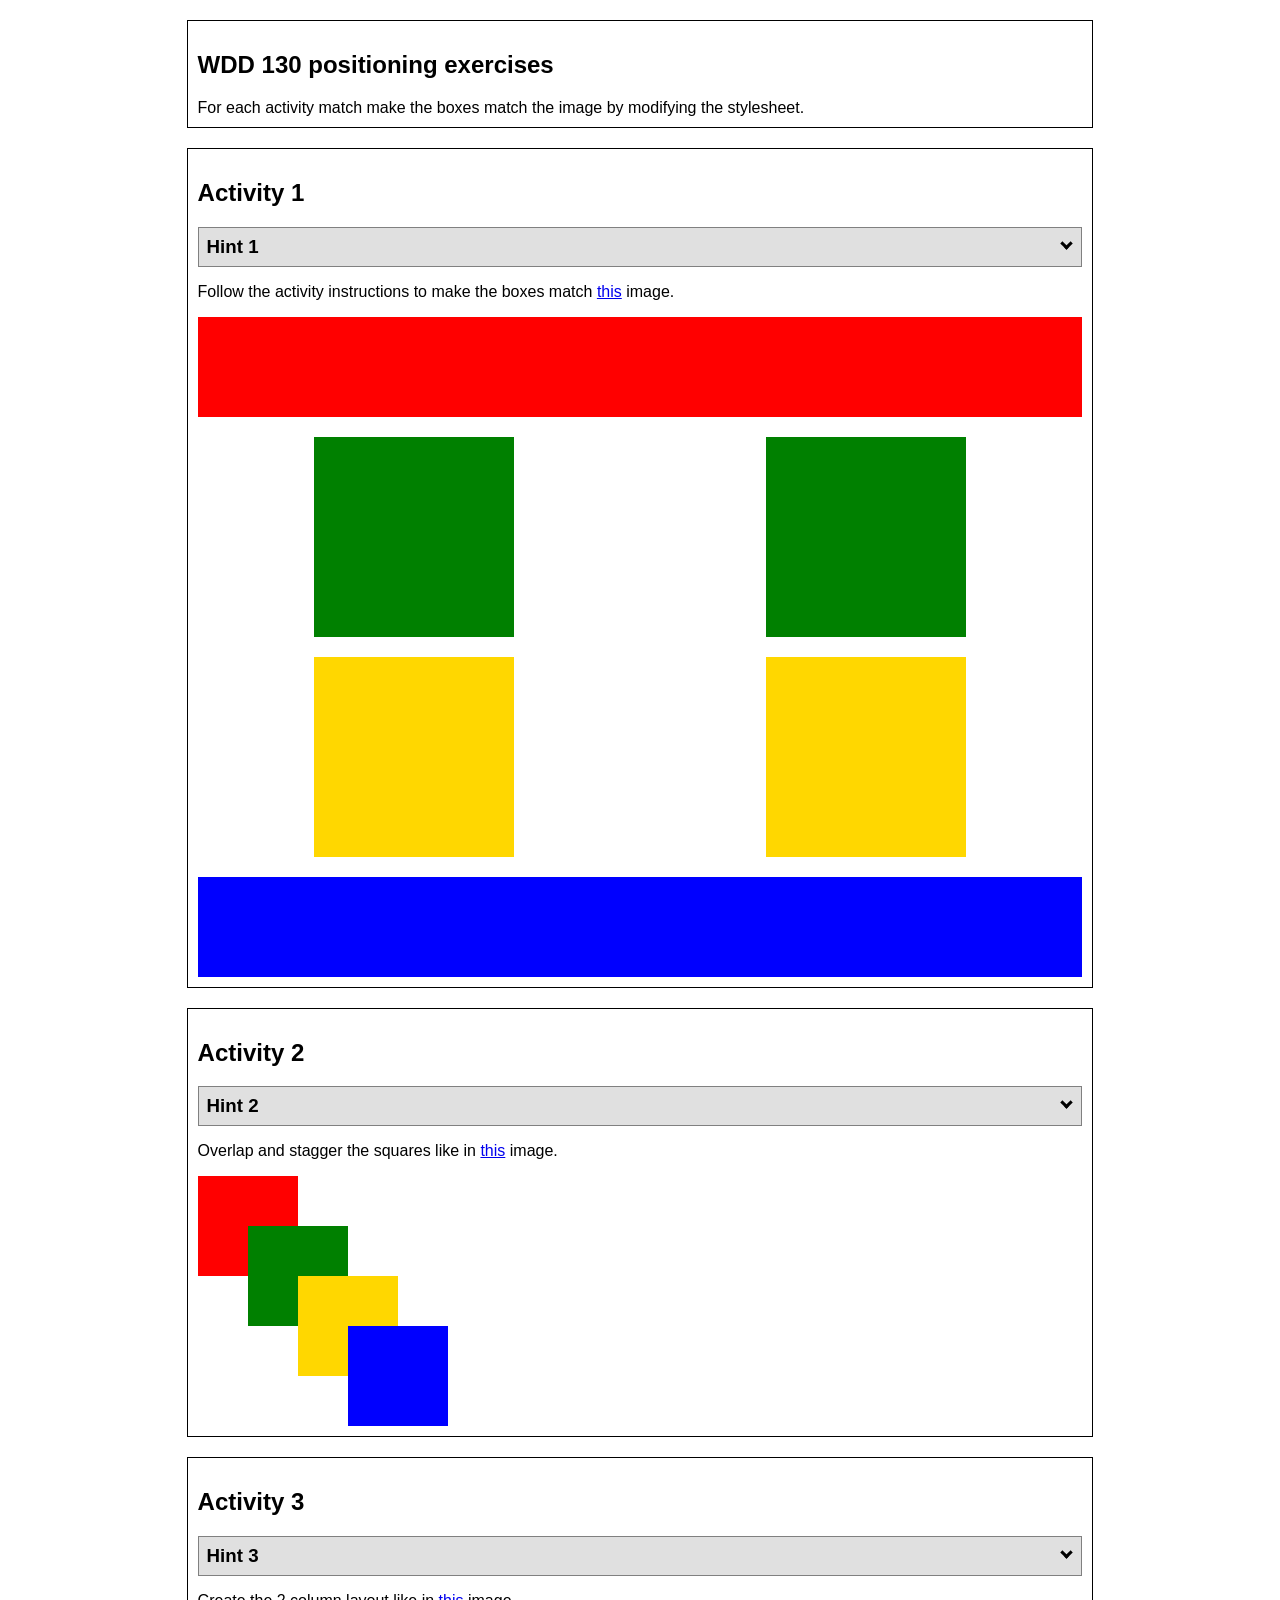
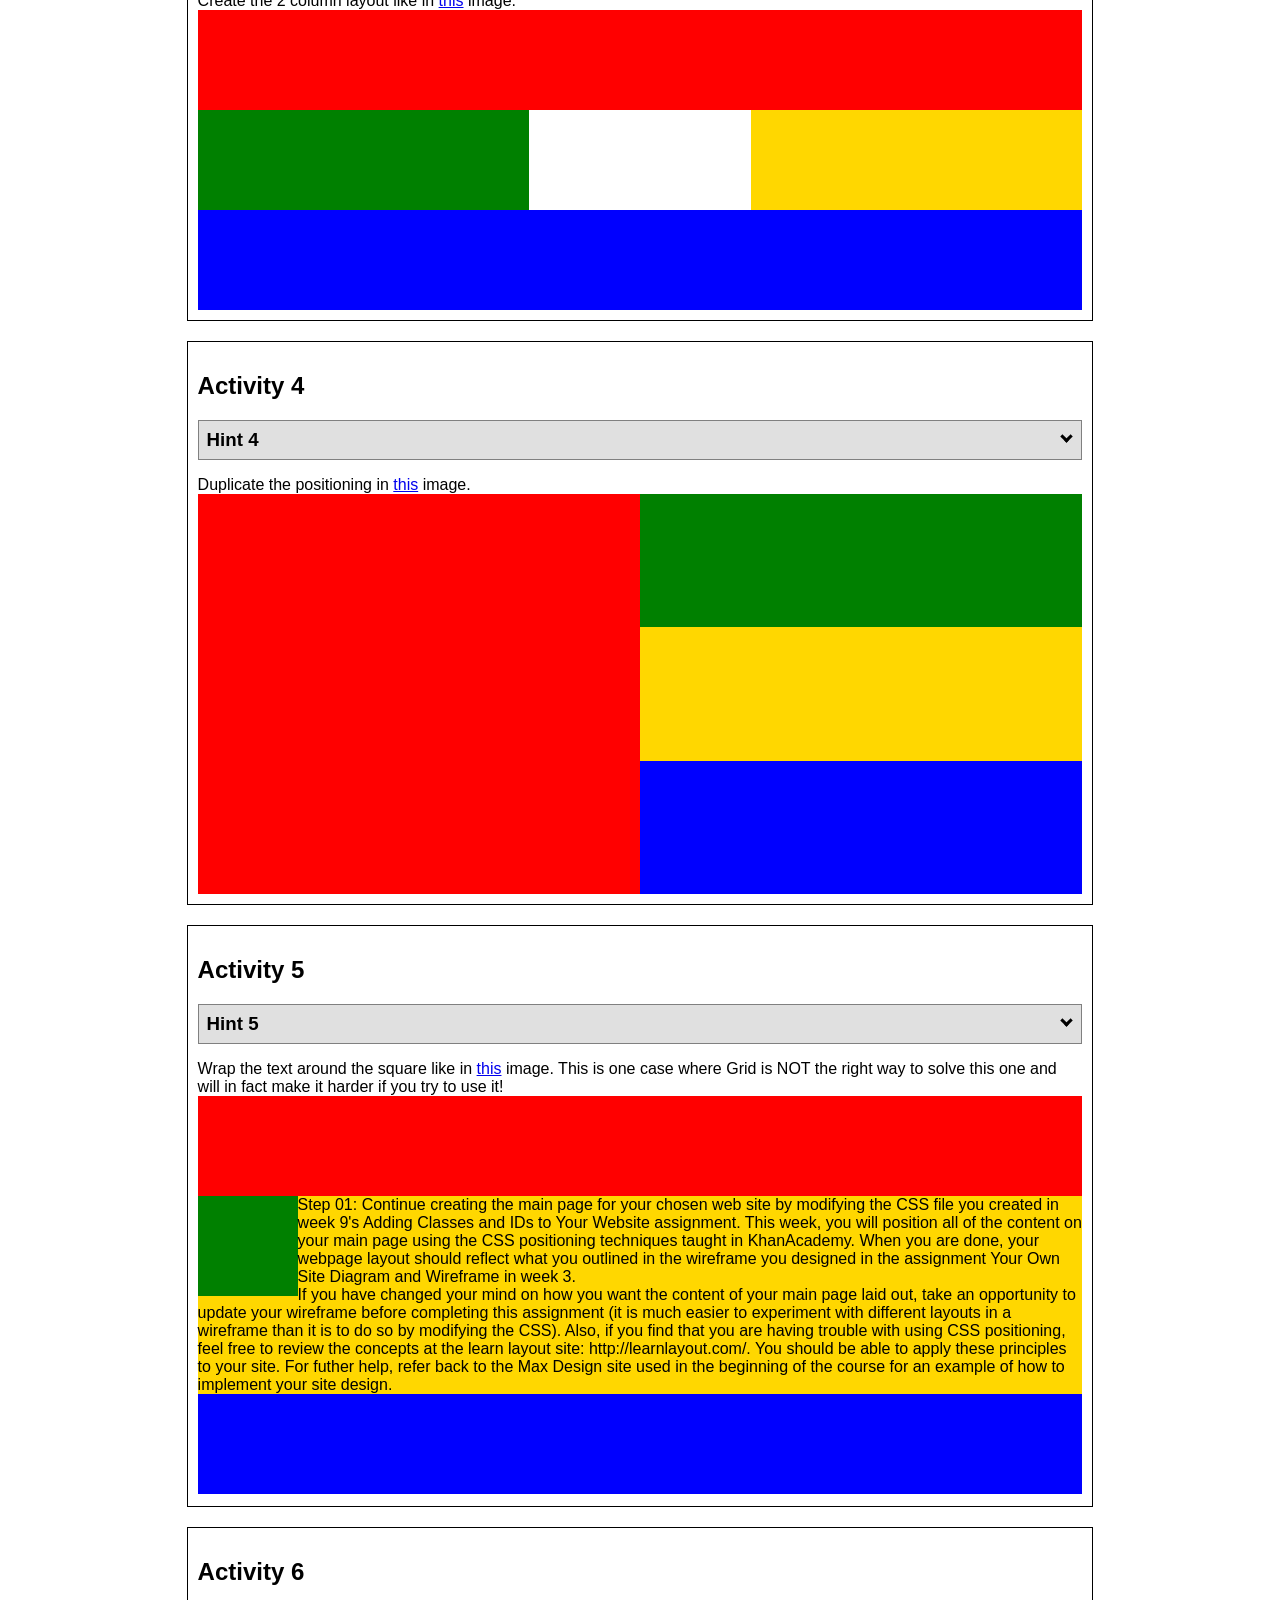
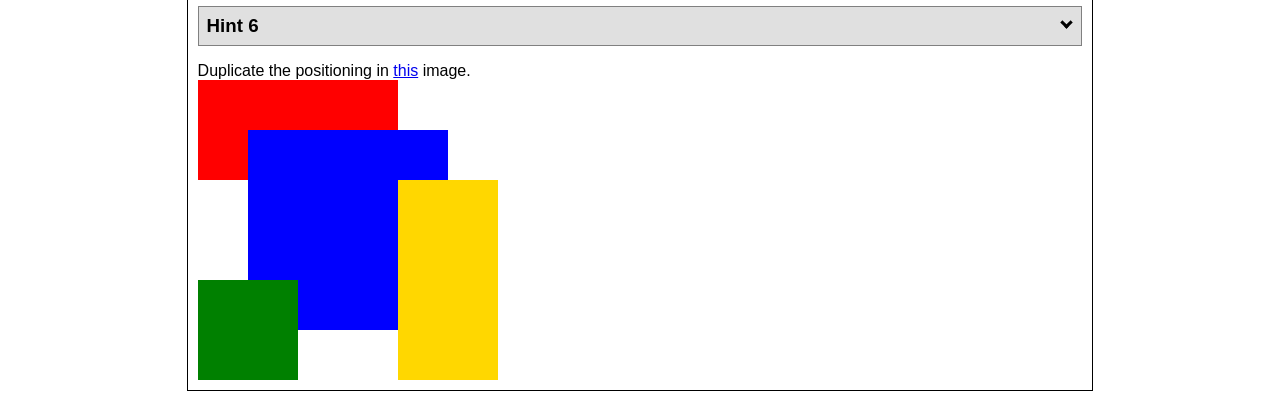
<file: ice/positioning/positioning/positioning.html>
<!DOCTYPE html>
<html lang="en">
  <head>
    <!-- HTML - Name: positioning.html -->
    <title>Positioning Activity</title>
    <link rel="stylesheet" type="text/css" href="positionstyles.css" />
  </head>
  <body>
    <div class="activity">
      <h2>WDD 130 positioning exercises</h2>
      For each activity match make the boxes match the image by modifying the stylesheet.</div>
    <div class="activity">
      <h2>Activity 1</h2>
      <section class="hint"><input type="checkbox" ><i></i> <h3>Hint 1</h3><div><p>Use the activity instructions for the firt activity</a></p></div></section>
      <p>Follow the activity instructions to make the boxes match  <a href="images/example1.png" target="_blank">this</a> image.</p>
      <div class="content1" >
        <div class="red1" ></div>
        <div class="green1" ></div>
        <div class="green1" ></div>
        <div class="yellow1"></div>
        <div class="yellow1"></div>
        <div class="blue1"></div>
      </div>
    </div>
    <div class="activity">
      <h2>Activity 2</h2>
      <section class="hint"><input type="checkbox" > <h3>Hint 2</h3><i></i><div>
      <ul>
      <li>grid-template-columns: 50px 50px 50px 50px 50px </li></ul></div></section>
      <p>Overlap and stagger the squares like in <a href="images/example2.png" target="_blank">this</a> image.</p>
      <div class="content2" >
        <div class="red2" ></div>
        <div class="green2" ></div>
        <div class="yellow2"></div>
        <div class="blue2"></div>
      </div>
    </div>
    <div class="activity">
      <h2>Activity 3</h2>
      <section class="hint"><input type="checkbox" > <h3>Hint 3</h3><i></i><div><p>This one is going to be best solved with CSS Grid. Remember to make the boxes the right width first...then start moving them around. </p><h4>Properties used:</h4><ul><li>display:grid;</li><li>grid-template-columns:</li><li>grid-column-gap:</li>
        <li>grid-column:</li>  </ul></div></section>
      Create the 2 column layout like in <a href="images/example3.png" target="_blank">this</a>  image.
      <div class="content3" >
        <div class="red3" ></div>
        <div class="green3" ></div>
        <div class="yellow3"></div>
        <div class="blue3"></div>
      </div>
    </div>
    <div class="activity">
      <h2>Activity 4</h2>
      <section class="hint"><input type="checkbox" > <h3>Hint 4</h3><i></i><div><p>For the others we have been primarily concerned with width. For this one you will need to adjust height as well. </p><h4>Properties used:</h4><ul><li>display:grid;</li><li>grid-template-columns:</li><li>grid-row:</li></ul></div></section>
      Duplicate the positioning in <a href="images/example4.png" target="_blank">this</a> image. 
      <div class="content4" >
        <div class="red4" ></div>
        <div class="green4" ></div>
        <div class="yellow4"></div>
        <div class="blue4"></div>
      </div>
    </div>

    <div class="activity">
      <h2>Activity 5</h2>
      <section class="hint"><input type="checkbox" > <h3>Hint 5</h3><i></i><div><p>Grid is <strong>not</strong> the right way to do this.  In fact there is only one way to really do that...and that is with float. Remember that we float the thing we want the text to wrap around.  Also remember to start by making all the shapes the right size and shape.</p><h4>Properties used:</h4><ul><li>float: left;</li></ul></div></section>
      Wrap the text around the square like in <a href="images/example5.png" target="_blank">this</a> image. This is one case where Grid is NOT the right way to solve this one and will in fact make it harder if you try to use it!
      <div class="content5" >
        <div class="red5" ></div>
        <div class="green5" ></div>
        <div class="yellow5">Step 01: Continue creating the main page for your chosen web site by modifying the CSS file you created in week 9's Adding Classes and IDs to Your Website assignment. This week, you will position all of the content on your main page using the CSS positioning techniques taught in KhanAcademy. When you are done, your webpage layout should reflect what you outlined in the wireframe you designed in the assignment Your Own Site Diagram and Wireframe in week 3. <br />
          If you have changed your mind on how you want the content of your main page laid out, take an opportunity to update your wireframe before completing this assignment (it is much easier to experiment with different layouts in a wireframe than it is to do so by modifying the CSS). Also, if you find that you are having trouble with using CSS positioning, feel free to review the concepts at the learn layout site: http://learnlayout.com/. You should be able to apply these principles to your site. For futher help, refer back to the Max Design site used in the beginning of the course for an example of how to implement your site design.</div>
        <div class="blue5"></div>
      </div>
    </div>
    <div class="activity">
      <h2>Activity 6</h2>
      <section class="hint"><input type="checkbox" > <h3>Hint 6</h3><i></i><div><p>This one is all about visualizing the grid behind the layout. If you are having a hard time doing that first: all the sizes are even multiples of 100, and second here is another example with the lines drawn: <a href="images/example6-hint.png" target="_blank">example 6 with lines</a>. For this one you will find it easiest if you use px for the column width. You can also use <kbd>z-index</kbd> to control the element layering.    </p><h4>Properties used:</h4><ul><li>display:grid;</li><li>grid-template-columns:</li><li>grid-column:</li><li>grid-row:</li><li><a href="https://www.w3schools.com/cssref/pr_pos_z-index.asp" target="_blank">z-index:</a></li></ul></div></section>
      Duplicate the positioning in <a href="images/example6.png" target="_blank">this</a> image.
      <div class="content6" >
        <div class="red6" ></div>
        <div class="green6" ></div>
        <div class="yellow6"></div>
        <div class="blue6"></div>
      </div>
    </div>
  </body>
</html>
</file>
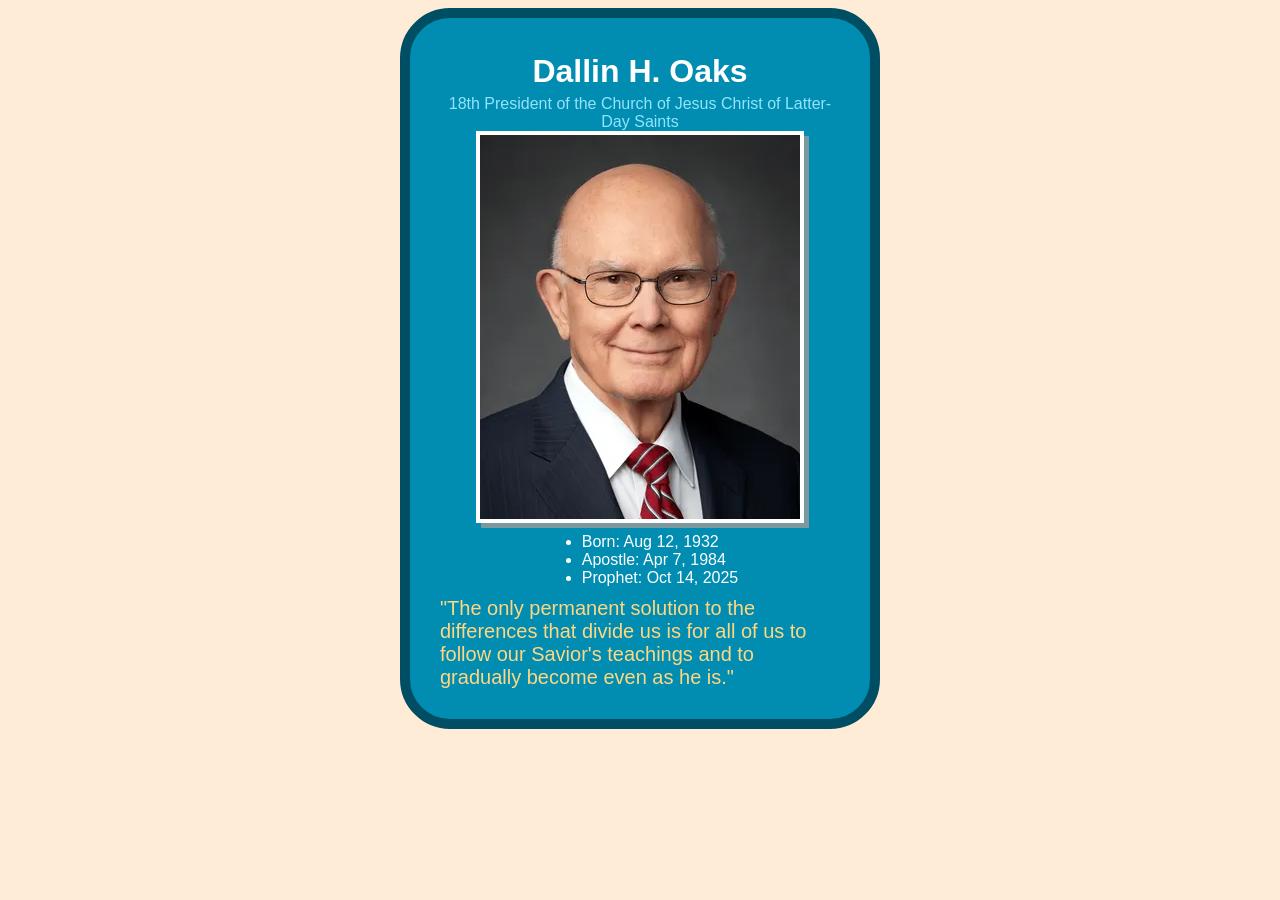
<file: ice/prophet_cards/prophet_cards/oaks.html>
<!DOCTYPE html>
<html lang="en">
<head>
    <meta charset="UTF-8">
    <meta name="viewport" content="width=device-width, initial-scale=1.0">
    <title>Dallin H. Oaks</title>
    <link rel="stylesheet" href="ice_style.css">
</head>
<body>
    <!-- Insert HTML elements here -->
<main class="card">
    <h1 id="title"> Dallin H. Oaks</h1>
    <a id="sub-title" href="https://churchofjesuschrist.org"> 18th President of the Church of Jesus Christ of Latter-Day Saints
    </a>
    <img id="image" src="images/oaks.webp" alt="President Dallin H. Oaks">
    <ul id="list">
        <li>Born: Aug 12, 1932</li>
        <li>Apostle: Apr 7, 1984</li>
        <li>Prophet: Oct 14, 2025</li>
    </ul>
    <p id="quote"> "The only permanent solution to the differences that divide us is for all of us to follow our Savior's teachings and to gradually become even as he is." </p>
</main>
</body>
</html>
</file>
<file: style.css>
/* COLORS (in order from lightest to darkest):
 FROSTED BLUE: #89D2DC
 SLATE BLUE: #6564DB
 BRIGHT INDIGO: #232ED1
 PRUSSIAN BLUE: #101D42
 INK BLACK: #0D1317


 FONTS:
Titles: "Century Gothic", Helvetica, sans-serif
Paragraphs: Georgia, 'Times New Roman', Times, serif
*/

body {
    background-color: #101D42;
    color: white;
}
/*************HEADER***************/
header {
    display: grid;
    grid-template-columns: 200px 1fr;
    background: #89D2DC;
    font-family: "Century Gothic", Helvetica, sans-serif;
    border-radius: 10px;
}
#logo {
    height: 200px;
    width: 200px;
    grid-column: 1/2;
    border: 3px solid white;
    border-radius: 20%;
}
.class-name {
    grid-column: 2/3;
    margin: auto;
    font-size:4em;
    color: #0D1317;
}

/********* NAVIGATION *********/
nav {
    font-family: "Century Gothic", Helvetica, sans-serif;
    font-size: 1.5em;
    background: #6564DB;
    height: 100px;
    align-items: center;
    border-radius: 15px;
}
nav ul {
    display: flex;
    justify-content: space-around;
    list-style-type: none;
    margin: auto;
    padding: 35px;
}
nav a {
    text-decoration: none;
    box-sizing: border-box;
    text-align: center;
    color: white;
    padding: 36px 50px;
    
}
nav a:hover {
    color: black;
    background: #89D2DC;
}

/**********MAIN************/
main {
    display: grid;
    grid-template-columns: 1fr 1fr 1fr;
    background-color: #101D42;
    border-radius: 15px;
    font-family: Georgia, 'Times New Roman', Times, serif;
}
h2 {
    font-family: "Century Gothic", Helvetica, sans-serif;
}
.wwr {
    grid-column: 1/2;
    margin: 10px;
    text-align: center;
    background: #232ED1;
    border-radius: 15px;
    padding: 15px;
}
.wwr ul {
    list-style-type: none;
    text-align: center;
    padding-right: 30px;

}
.ice {
    grid-column: 2/3;
    margin: 10px;
    text-align: center;
    background: #232ED1;
    border-radius: 15px;
    padding: 15px;
}
main li {
    padding: 10px;
}
.ice ul {
    list-style-type: none;
    text-align: center;
    padding-right: 30px;
}
.about-me {
    grid-column: 3/4;
    margin: 10px;
    text-align: center;
    background: #232ED1;
    border-radius: 15px;
    padding: 10px;
}
#about-me-table {
    justify-self: center;
}
#about-me-table tr th {
    padding: 0px 30px;
}
#about-me-table tr td a {
    color: white;
    text-decoration: none;
    padding: 5px;
}
#about-me-table tr td a:hover {
    color: black;
    background: #89D2DC;
}
/* IMAGE PROPERTIES */
#img-wwr {
    width: 270px;
    margin-top: 5px;
    border: 3px solid white;
    border-radius: 50%;

}
#img-me {
    width: 270px;
    margin-top: 5px;
    border: 3px solid white;

}
#img-ice {
    height: 270px;
    margin-top: 5px;
    border: 3px solid black;

}

/*WEB DEVELOPMENT SECTION*/
.web-dev {
    display: grid;
    grid-template-columns: 50px 1fr 1fr 1fr 50px;
    grid-template-rows: 100px 100px 100px;
    margin-top: 50px;
}
#web-dev-i {
    height: 100%;
    width: 100%;
    grid-column: 4/5;
    grid-row: 1/4;
    border: 10px solid white;
    border-radius: 3px;
}
#web-dev-t {
    font-family: "Century Gothic", Helvetica, sans-serif;
    grid-column: 2/4;
    grid-row: 1/2;
    font-size: 3em;
    align-self: center;
    justify-self: center;
}
#web-dev-p {
    font-family: Georgia, 'Times New Roman', Times, serif;
    grid-column: 2/4;
    grid-row: 2/4;
    font-size: large;
    justify-content: center;
    padding-left: 100px;
    padding-right: 100px;
}


/* FOOTER */
footer {
    display: flex;
    justify-content: space-around;
    margin-top: 100px;
    background: #89D2DC;
    font-family: "Century Gothic", Helvetica, sans-serif;
    margin-left: -5px;
    margin-right: -5px;
    padding: 20px;
    align-items: center;
    color: black;
}
#contact-f {
    text-decoration: none;
    color: black;
    padding: 44px 30px;

}
#contact-f:hover {
    background: #38939f;
    color:white;
}
#fb {
    padding: 15px;
}
#tw {
    padding: 15px;
}
#inst {
    padding: 15px;
}
</file>
<file: wwr/styles/style.css>
#content {
    max-width: 1600px;
    margin: 0 auto;
}
nav a {
    text-align: center;
    color: black;
    text-decoration: none;
    font-family: Georgia, sans-serif;
    padding: 35px;
}
nav {
    display: flex;
    justify-content: space-around;
}
#hero {
    display: grid;
    grid-template-columns: 1fr 3fr 1fr;
    margin-top: -100px;
}
#hero-box {
    grid-column: 1/4;
    grid-row: 1/3;
    z-index: -1;
}
#hero-msg {
    grid-column: 2/3;
    grid-row: 1/2;
    margin-top: 100px;
}
#hero-msg h1 {
    text-align: center;
    color: white;

}
#hero-msg h2 {
    text-align: center;
    color: white;
}
#hero-img {
    width: 100%;
}
.button-box {
    text-align: center;
    margin-top: 50px;
}
main section {
    text-align: center;
}
#background {
    height: 725px;
    background-color: #3D2C2E;
    grid-column: 1/11;
    grid-row: 4/9;;
}
.home-grid {
    display: grid;
    grid-template-columns: repeat(10, 1fr);
}
/* background colors:
--primary-color: #424C55  (dark blue);
--secondary-color: #F5EDF0 (cream whtie);
--accent1-color: #3D2C2E brown;
--accent2-color: white;
change the values below to your chosen font(s)
  --heading-font: Arial, sans-serif;
  --paragraph-font: Georgia, sans-serif;
*/
body {
    background-color: #F5EDF0;
    font-family: Georgia, sans-serif;
    font-size: 22px;
    margin: 0;
    padding: 0;
}
h2 {
    margin:0;
}
header {
    background-color: #424C55;
    display: grid;
    grid-template-columns: 150px auto;
    opacity: .9;
}
nav a:hover {
    background-color:lightblue;
    color: black;
}
.book, .join {
    background-color: white;
    color: #424C55;
    text-decoration: none;
    font-family: Georgia, sans-serif;
    font-size: 18px;
    margin-top: 50px;
    padding: 15px 30px;
    border-radius: 5px;
}
.book:hover, .join:hover {
    background-color: lightblue;
    color: black;
}
.msg {
    background-color: #424C55;
    line-height: 1.5em;
    padding: 35px;
    grid-column: 5/11;
    grid-row: 6/7;
    box-shadow: 5px 5px 10px #6f7364;

}
.home-title {
    color: #424C55;
    font-family: Arial, sans-serif;
    font-size: 2em;
    margin-top: 10px;
}
h4 {
    color: #424C55;
    font-family: Arial, sans-serif;
}
.msg h2 {
    color: white;
    font-family: Arial, sans-serif;
}
.msg p {
    color: white;
    font-family: Georgia, sans-serif;
    font-size: .8em;
    padding-bottom: 15px;
}
.logo {
    width: 80px;
}
#logo-link {
    padding-top: 5px;
    justify-self: center;
    align-self: center;
}
.icon {
    width: 80px;
    padding-top: 10px;

}
.rivers-card, .camping-card, .rapids-card {
    margin: 200px 0;
}
.rivers-card {
    grid-column: 2/4;
    grid-row: 2/3;
}
.camping-card {
    grid-column: 5/7;
    grid-row: 2/3;
}
.rapids-card {
    grid-column: 8/10;
    grid-row: 2/3;
}
.card-img {
    border: 10px solid #d9c2a3;
    transition: transform .5s;
    box-shadow: 5px 5px 10px #6f7364;
}
.card-img:hover {
    opacity: .6;
    transform: scale(1.1);
}
.card-img, .mountains {
    width: 100%;
}
.mountains {
    grid-column: 2/7;
    grid-row: 5/8;
    box-shadow: 5px 5px 10px #6f7364;
}
main section img {
    box-sizing: border-box;
}
footer {
    background-color: #3D2C2E;
    color: #F5EDF0;
    margin-top: 200px;
    padding: 25px 50px;
    display: flex;
    justify-content: space-around;
    align-items: center;
}
footer a {
    color: white;
    text-decoration: none;
    font-family: Georgia, sans-serif;
}
footer a:hover {
    color: black;
}
footer p {
    font-size: 1.2em;
    font-family: Georgia, sans-serif;
}
footer p a:hover {
    text-decoration: underline;
}
footer .social img {
    padding-top: 15px;
}
@media screen and (max-width: 900px) {
    #hero, .home-grid {
        display: block;
        height: auto;
    }
    nav, footer {
        flex-direction: column;
    }
    nav a {
        display: block;
        padding: 15px;
    }
    #hero {
        margin-top: 0;
    }
    #hero-msg {
        margin-top: 0;
    }
    #hero-msg h4 {
        display: none;
    }
    #hero-msg h1 {
        color: #6f7364;
    }
    .home-title {
        font-size: 25px;
    }
    .rivers-card, .camping-card, .rapids-card { 
        margin: 50px auto;
        width: 60%;
    }
    #background {
        display: none;
    }
    .mountains, .msg {
        width: 80%;
        display: block;
        margin: 0 auto;
    }
    footer {
        margin-top: 25px;
    }
}
</file>
<file: ice/valentines/valentines/styles/styles.css>
/* Add your CSS here to style your valentines day page */
/*
Author: Jake Powell
Class: WDD 130
Date: 11 FEB 2026
citations:
{0}
{1}: VS CODE
*/
/**************** body************/

body {
    background-color: purple;
    color: pink;
    font-family: "Comic Sans MS", sans-serif;
    text-align: center;
}
/**************** wrapper************/
#wrapper {
    color: pink;
}
/****************header************/
header {
    color: red;
    background-color: pink;
    border: 1px solid rgb(203, 17, 220);
}
/****************nav************/
nav {
    border: 0px solid black; /*does nothing*/
}
/****************ul & li************/
ul {
    columns: 4;
    column-gap: 30px;
}
li {
    list-style: none;
}
/****************main************/
main{
    background-color: rgb(161, 20, 43);
    display: grid;
    grid-template-columns: 1fr 1fr 1fr;
}
/****************h1************/
h1 {
    color: pink;
    grid-column: 1/4;
}
/****************image************/
img {
    width: 30%;
    grid-column: 1/4;
    margin: 0 auto;
    border: 2px solid white;
}
/****************sections************/
section {
    background-color: white;
    color: hotpink;
    border: 4px solid rgb(104, 3, 3);
    padding: 5%;
    border-radius: 5%;
    margin: 3%;
}
/****************footer************/
footer {
    background-color:rgb(183, 11, 183);

}
</file>
<file: style2.css>
/* COLORS (in order from lightest to darkest):
 FROSTED BLUE: #89D2DC
 SLATE BLUE: #6564DB
 BRIGHT INDIGO: #232ED1
 PRUSSIAN BLUE: #101D42
 INK BLACK: #0D1317


 FONTS:
Titles: "Century Gothic", Helvetica, sans-serif
Paragraphs: Georgia, 'Times New Roman', Times, serif
*/

body {
    background-color: #101D42;
    color: white;
}
/*************HEADER***************/
header {
    display: grid;
    grid-template-columns: 200px 1fr;
    background: #89D2DC;
    font-family: "Century Gothic", Helvetica, sans-serif;
    border-radius: 10px;
}
#logo {
    height: 200px;
    width: 200px;
    grid-column: 1/2;
    border: 3px solid white;
    border-radius: 20%;
}
.class-name {
    grid-column: 2/3;
    margin: auto;
    font-size:4em;
    color: #0D1317;
}

/********* NAVIGATION *********/
nav {
    font-family: "Century Gothic", Helvetica, sans-serif;
    font-size: 1.5em;
    background: #6564DB;
    height: 100px;
    align-items: center;
    border-radius: 15px;
}
nav ul {
    display: flex;
    justify-content: space-around;
    list-style-type: none;
    margin: auto;
    padding: 35px;
}
nav a {
    text-decoration: none;
    box-sizing: border-box;
    text-align: center;
    color: white;
    padding: 36px 50px;
    
}
nav a:hover {
    color: black;
    background: #89D2DC;
}

/********************MAIN*****************/

main {
    background-color: #101D42;
    border-radius: 15px;
    font-family: Georgia, 'Times New Roman', Times, serif;
    margin-top: 50px;
}
main img {
    width: 20%;
    border: 2px solid white;
    border-radius: 10px;
}
main p {
    width: 50%;
}

/* FOOTER */
footer {
    display: flex;
    justify-content: space-around;
    margin-top: 100px;
    background: #89D2DC;
    font-family: "Century Gothic", Helvetica, sans-serif;
    margin-left: -5px;
    margin-right: -5px;
    padding: 20px;
    align-items: center;
    color: black;
}
#contact-f {
    text-decoration: none;
    color: black;
    padding: 44px 30px;

}
#contact-f:hover {
    background: #38939f;
    color:white;
}
#fb {
    padding: 15px;
}
#tw {
    padding: 15px;
}
#inst {
    padding: 15px;
}
</file>
<file: style1.css>
/* COLORS (in order from lightest to darkest):
 FROSTED BLUE: #89D2DC
 SLATE BLUE: #6564DB
 BRIGHT INDIGO: #232ED1
 PRUSSIAN BLUE: #101D42
 INK BLACK: #0D1317


 FONTS:
Titles: "Century Gothic", Helvetica, sans-serif
Paragraphs: Georgia, 'Times New Roman', Times, serif
*/

body {
    background-color: #101D42;
    color: white;
}
/*************HEADER***************/
header {
    display: grid;
    grid-template-columns: 200px 1fr;
    background: #89D2DC;
    font-family: "Century Gothic", Helvetica, sans-serif;
    border-radius: 10px;
}
#logo {
    height: 200px;
    width: 200px;
    grid-column: 1/2;
    border: 3px solid white;
    border-radius: 20%;
}
.class-name {
    grid-column: 2/3;
    margin: auto;
    font-size:4em;
    color: #0D1317;
}

/********* NAVIGATION *********/
nav {
    font-family: "Century Gothic", Helvetica, sans-serif;
    font-size: 1.5em;
    background: #6564DB;
    height: 100px;
    align-items: center;
    border-radius: 15px;
}
nav ul {
    display: flex;
    justify-content: space-around;
    list-style-type: none;
    margin: auto;
    padding: 35px;
}
nav a {
    text-decoration: none;
    box-sizing: border-box;
    text-align: center;
    color: white;
    padding: 36px 50px;
    
}
nav a:hover {
    color: black;
    background: #89D2DC;
}
/**********MAIN*********/

main {
    display: grid;
    grid-template-columns: 1fr 1fr 1fr;
    padding-left: 50px;
    padding-right: 50px;
    font-family: Georgia, 'Times New Roman', Times, serif;
}

h2 {
    font-family: "Century Gothic", Helvetica, sans-serif;
}

.img {
    width: 270px;
    margin-top: 5px;
    border: 3px solid black;
    border-radius: 5px;
}

.subject {
    margin: 10px;
    text-align: center;
    background: #232ED1;
    border-radius: 15px;
    padding: 10px;
    padding-bottom: 15px;
}

.subject a {
    text-decoration: none;
    color: white;
    padding: 15px;
}
.subject a:hover {
    background: #89D2DC;
    color: black;
}
/* FOOTER */
footer {
    display: flex;
    justify-content: space-around;
    margin-top: 100px;
    background: #89D2DC;
    font-family: "Century Gothic", Helvetica, sans-serif;
    margin-left: -5px;
    margin-right: -5px;
    padding: 20px;
    align-items: center;
    color: black;
}
#contact-f {
    text-decoration: none;
    color: black;
    padding: 44px 30px;

}
#contact-f:hover {
    background: #38939f;
    color:white;
}
#fb {
    padding: 15px;
}
#tw {
    padding: 15px;
}
#inst {
    padding: 15px;
}
</file>
<file: ice/favorite_devo/styles/styles.css>
body {
  margin: 0;
  height: 100%;
  font-family: Arial, sans-serif;
  background: linear-gradient(to bottom, #d3d3d3, #001f3f);
  background-repeat: no-repeat; /* Just in case */
  background-attachment: fixed;
}

.container {
  text-align: center;
}

.header {
  padding: 20px 0;
}

.header-image {
  background-image: url('../images/icenter.png'); /* Replace with your image */
  background-repeat: no-repeat;
  background-position: center;
  height: 150px;
  display: flex;
  flex-direction: column;
  justify-content: center;
  color: white;

}

.header-image h1 {
  margin: 0;
  line-height: 0.9;
    font-size: 3.5em;
  font-weight: bold;
  text-shadow: 2px 2px 4px rgba(0, 0, 0, 0.7);
  background: #00000055;
}

.content-box {
  background-color: white;
  margin: 30px auto;
  width: 90%;
  max-width: 900px;
  padding: 40px;
  box-shadow: 5px 5px 0px black;
  min-height: 400px;
}
.devo-table {
  width: 100%;
}
th, td {
  border: 1px dotted gray;
  text-align: left;
  padding: 10px;
}
tr {
  background-color: lightgray;
}
.form-table {
  display: block;
  margin: 100px 0px;
  text-align: left;
  font-size: 1.5em;
}
.button {
  background-color: cyan;
  color: black;
  font-size: 20px;
}
.button:hover {
  background-color: darkblue;
  color: white;
  transform: scale(1.25);
}
</file>
<file: ice/signup/style.css>
body {
    background: rgb(120, 96, 64);
    font-family:'Times New Roman', Times, serif;
    display: grid;
    grid-template-columns: 1fr 1fr 1fr;
}

#formContainer {
    border: 5px solid blue;
    border-radius: 10px;
    width: 80%;
    grid-column: 2/3;
    position: relative;
    justify-content: center;
}
div h1, h2 {
    color: white;

}
#title {
    background-image: url(images/jesus_feeds_5000.jpeg);
    background-size: 100%;
    text-align: center;
    height: 200px;
}
#myForm {
    background: white;
    display: grid;
    grid-template-columns: 1fr 1fr;
}
#myForm h3 {
    text-align: center;
    grid-column: 1/3;
}
#subscribe {
    grid-column: 1/3;
    text-align: center;
}
#conditions {
    grid-column: 1/3;
    text-align: center;
}
#myForm label {
    margin: 10px;
}
#myForm input {
    margin: 10px;
}
#closeBtn {
    position: absolute;
    top: 5%;
    left: 5%;
}
#submit {
    grid-column: 1/3;
    text-align: center;
}
#scriptures {
    margin-top: 10px;
    grid-column: 1/3;
    display: grid;
    grid-template-columns: repeat(5, 1fr);
    
}
#scriptures img {
    width: 80px;
}
</file>
<file: ice/positioning/positioning/positionstyles.css>
/* CSS - Name: "positionstyles.css" */
/* Activity 1 styles */
.content1 {
  /* This is the parent of the activity 1 boxes. */
  display: grid;
  grid-template-columns: 1fr 1fr;
  gap: 20px;
  justify-items: center;
}
.red1 { 
  width: 100%; 
  height: 100px; 
  background-color: red;
  grid-column: 1/3;
} 
.green1 {
  width: 200px; 
  height: 200px; 
  background-color: green;} 
.yellow1 {
  width: 200px; 
  height: 200px; 
  background-color: gold; 
} 
.blue1 {
  width: 100%; 
  height: 100px; 
  background-color: blue; 
  grid-column: 1/3;
} 
/* Activity 2 styles */ 
.content2 {
  /* This is the parent of the activity 2 boxes. */
  /* position: relative; */
 display: grid;
 grid-template-columns: 50px 50px 50px 50px 50px;
}
.red2 {
  width: 100px; 
  height: 100px; 
  background-color: red; 
  /* position: absolute;
  top: 0;
  left: 0; */
} 
.green2 { 
  width: 100px; 
  height: 100px; 
  background-color: green; 
  margin-top:50px;

  /* position: absolute;
  top: 50px;
  left: 50px; */
} 
.yellow2 {
  width: 100px; 
  height: 100px; 
  background-color: gold; 
  margin-top: 100px;
  /* position: absolute;
  top: 100px;
  left: 100px; */
} 
.blue2 {
  width: 100px; 
  height: 100px; 
  background-color: blue; 
  margin-top: 150px;
  /* position: absolute;
  top: 150px;
  left: 150px; */
} 
/* Activity 3 styles */ 
.content3 {
  /* This is the parent of the activity 3 boxes. */
  display: grid;
  grid-template-columns: 1fr 1fr;
  grid-column-gap: 25%;

}
.red3 {
  width: 100%; 
  height: 100px; 
  background-color: red; 
  grid-column: 1/3;
} 
.green3 {
  width: 100%; 
  height: 100px; 
  background-color: green;
} 
.yellow3 {
  width: 100%; 
  height: 100px; 
  background-color: gold; 
} 
.blue3 {
  width: 100%;
  height: 100px; 
  background-color: blue; 
  grid-column: 1/3;
} 
/* Activity 4 styles */ 
.content4 {
  /* This is the parent of the activity 4 boxes. */
  height: 400px;
   display: grid;
  grid-template-columns: 1fr 1fr;
  grid-template-rows: 1fr 1fr 1fr;
}
.red4 {
  width: 100%; 
  height: 100%; 
  background-color: red; 
  grid-row: 1/4;
} 
.green4 {
  width: 100%; 
  background-color: green; 
} 
.yellow4 {
  width: 100%; 
  background-color: gold; 
} 
.blue4 {
  width: 100%; 
  background-color: blue; 
} 
/* Activity 5 styles */ 
.content5 {
  /* This is the parent of the activity 5 boxes. */
  height: 400px;

}
.red5 { 
  width: 100%; 
  height: 100px; 
  background-color: red; 
} 
.green5 { 
  width: 100px; 
  height: 100px; 
  background-color: green;
  float: left;
  z-index: 2; 

} 
.yellow5 {
  width: 100%; 
  height: fit-content; 
  background-color: gold; 

} 
.blue5 {
  width: 100%; 
  height: 100px; 
  background-color: blue; 
} 
/* Activity 6 styles */ 
.content6 {
  /* This is the parent of the activity 6 boxes. */
  display: grid;
  grid-template-columns: 50px 50px 50px 50px 50px 50px;
  grid-template-rows: 50px 50px 50px 50px 50px 50px;
}
.red6 {
  width: 200px; 
  height: 100px;
  background-color: red; 
  grid-column: 1/5;
  grid-row: 1/3;
  z-index: 1;

} 
.green6 {
  width: 100px; 
  height: 100px; 
  background-color: green; 
  grid-row: 5/8;
  grid-column: 1/3;
  z-index: 3;
} 
.yellow6 {
  width: 100px; 
  height: 200px; 
  background-color: gold; 
  grid-column: 5/7;
  grid-row: 3/7;
  z-index: 4;
} 
.blue6 {
  width: 200px; 
  height: 200px; 
  background-color: blue; 
  z-index: 2;
  grid-column: 2/6;
  grid-row: 2/6;
} 


/* Do not make any changes below here */
.activity {
  width: 70%; 
  margin: 20px auto; 
  font-family: Arial, sans-serif; 
  border: 1px solid black; 
  padding: 10px; 
  clear:both; 
  overflow: auto;
} 

.hint {
  border: 1px solid grey;
  background: #e0e0e0;
  padding: .5em;
  position: relative;
  margin: 1em 0;
}
.hint h3 {
  margin: 0;
}
.hint:hover {
  background: #d0d0d0;
}
.hint > div {
  display: none;
}

.hint input[type=checkbox] {
  position: absolute;
  width: 100%;
  height: 100%;
  opacity: 0;
  z-index: 1;
  cursor: pointer;
}

.hint input[type=checkbox]:checked ~ div {
  display: block;
}

.hint i {
  position: absolute;
  transform: translate(-6px, 0);
  margin-top: 16px;
  right: 10px;
  top: -3px;
}
.hint i:before, .hint i:after {
  content: "";
  position: absolute;
  background-color: black;
  width: 3px;
  height: 9px;
}
.hint i:before {
  transform: translate(2px, 0) rotate(45deg);
}
.hint i:after {
  transform: translate(-2px, 0) rotate(-45deg);
}

.hint input[type=checkbox]:checked ~ i:before {
  transform: translate(-2px, 0) rotate(45deg);
}
.hint input[type=checkbox]:checked ~ i:after {
  transform: translate(2px, 0) rotate(-45deg);
}
.hint a {
  position: relative;
  z-index: 1;
}
</file>
<file: ice/prophet_cards/prophet_cards/ice_style.css>
/* Insert styles here, this is called an internal stylesheet  */
        body {
            background: #FFECD7;
        }
        #title {
            color: #fffffe;
            font-family:Helvetica, sans-serif;
            margin: 5px auto;
        }
        #sub-title {
            color: #91E4FB;
            font-family: Helvetica, sans-serif;
            text-decoration: none;
            text-align: center;
        }
        #sub-title:hover {
            color: black;
            font-family: Helvetica, sans-serif;
            text-decoration: none;
        }
        .card {
            display: grid;
            background-color: #008DB1;
            border: 10px solid #004E63;
            border-radius: 50px;
            padding: 30px;
            width: 400px;
            justify-content: center;
            margin: auto;
        }
        #image {
            justify-content: center;
            border: 4px solid white;
            margin: 0px auto;
            box-shadow: 5px 5px rgba(155,155,155, 0.8);
        }
        #image:hover {

        }
        #list {
            color: #FFFFFE;
            font-family: Helvetica, sans-serif;
            margin: 10px auto;
        }
        #quote {
            color: #FFD783;
            font-family: 'brush script MT', sans-serif;
            margin: 0px auto;
            font-size: 1.25em;
            text-align: left;
        }
</file>
